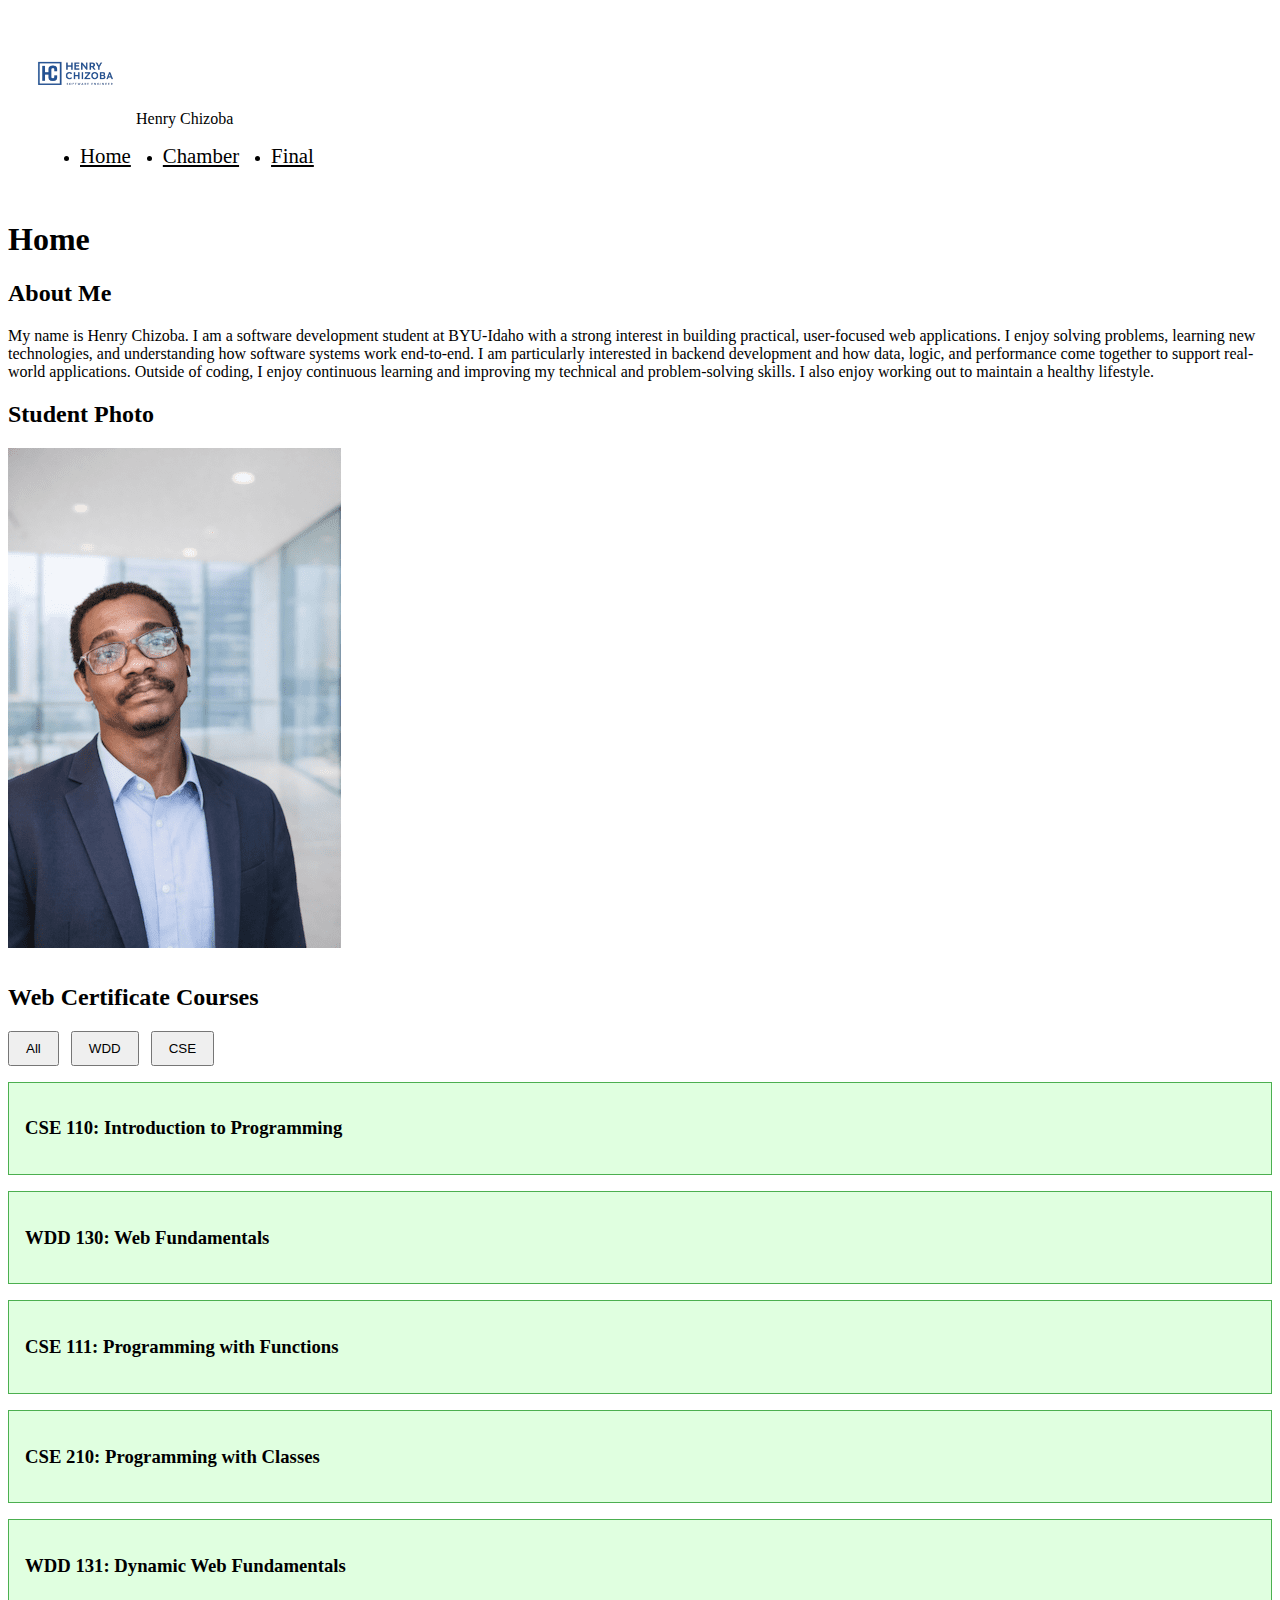
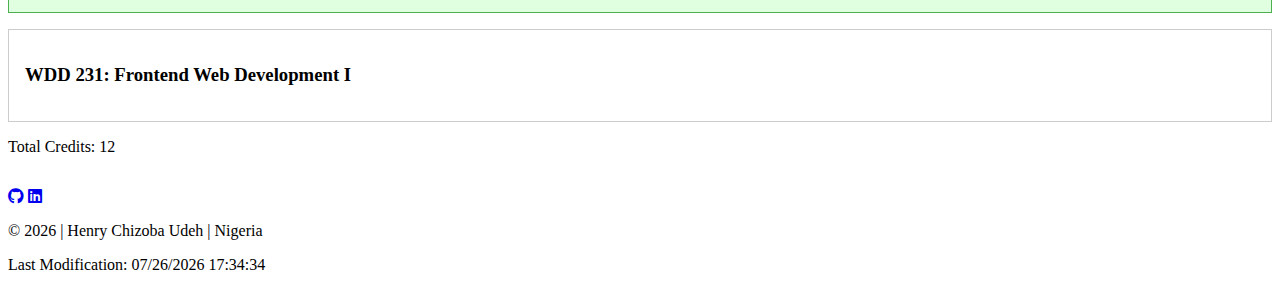
<file: index.html>
<!DOCTYPE html>
<html lang="en">
  <head>
    <meta charset="UTF-8" />
    <meta name="viewport" content="width=device-width, initial-scale=1.0" />
    <meta name="author" content="Henry Udeh" />
    <meta
      name="description"
      content="WDD 231: Web Frontend Development I - Week 01 Assignment by Henry Chizoba Udeh"
    />
    <title>WDD 231: Web Frontend Development I - Henry Chizoba Udeh</title>

    <link rel="stylesheet" href="styles/small.css" />
    <link rel="stylesheet" href="styles/larger.css" />

    <link rel="preconnect" href="https://fonts.googleapis.com" />
    <link rel="preconnect" href="https://fonts.gstatic.com" crossorigin />
    <link
      href="https://fonts.googleapis.com/css2?family=Poppins:wght@500;700&family=Roboto:wght@400;500&display=swap"
      rel="stylesheet"
    />

    <link
      rel="stylesheet"
      href="https://cdnjs.cloudflare.com/ajax/libs/font-awesome/6.4.0/css/all.min.css"
    />
    <script src="scripts/navigation.js" defer></script>
    <script src="scripts/course.js" defer></script>
    <script src="scripts/date.js" defer></script>
  </head>
  <body>
    <header>
      <!-- Logo -->
      <img src="images/henry-chizoba-logo.png" alt="Site Logo" class="logo" />

      <!-- Site Name -->
      <span class="site-name">Henry Chizoba</span>

      <!-- Hamburger Menu Button -->
      <button id="menu-button" aria-label="Toggle Navigation">
        <img
          src="images/navigation-bar.png"
          alt="Navigation Menu"
          width="40"
          height="50"
          loading="lazy"
          class="open-icon"
        />
        <img
          src="images/close.png"
          alt="Close Menu"
          width="35"
          height="35"
          loading="lazy"
          class="close-icon"
        />
      </button>

      <nav>
        <ul>
          <li><a href="index.html">Home</a></li>
          <li><a href="chamber.html">Chamber</a></li>
          <li><a href="final.html">Final</a></li>
        </ul>
      </nav>
    </header>

    <main>
      <h1>Home</h1>

      <section id="about-me" class="section-header">
        <h2>About Me</h2>
        <p>
          My name is Henry Chizoba. I am a software development student at
          BYU-Idaho with a strong interest in building practical, user-focused
          web applications. I enjoy solving problems, learning new technologies,
          and understanding how software systems work end-to-end. I am
          particularly interested in backend development and how data, logic,
          and performance come together to support real-world applications.
          Outside of coding, I enjoy continuous learning and improving my
          technical and problem-solving skills. I also enjoy working out to
          maintain a healthy lifestyle.
        </p>
      </section>

      <section id="student-photo" class="section-header">
        <h2>Student Photo</h2>
        <img src="images/henry-chizoba.png" alt="Student Photo" />
      </section>

      <section id="courses" class="section-header">
        <h2>Web Certificate Courses</h2>

        <div class="">
          <!-- Filter buttons -->
          <div id="filters">
            <button id="all">All</button>
            <button id="wdd">WDD</button>
            <button id="cse">CSE</button>
          </div>

          <!-- Course list will be injected here via JS -->
          <div id="course-list"></div>

          <!-- Credits will be injected here via JS -->
          <div id="credits"></div>
        </div>
      </section>
    </main>

    <footer>
      <div class="social-links">
        <a href="https://github.com/hengage" target="_blank" aria-label="GitHub"
          ><i class="fab fa-github"></i
        ></a>
        <a href="https://linkedin.com/in/henrychizoba" target="_blank"
          ><i class="fab fa-linkedin"></i
        ></a>
      </div>
      <p>
        &copy; <span id="currentyear"></span> | Henry Chizoba Udeh | Nigeria
      </p>
      <p>Last Modification: <span id="last-modified"></span></p>
    </footer>
  </body>
</html>
</file>
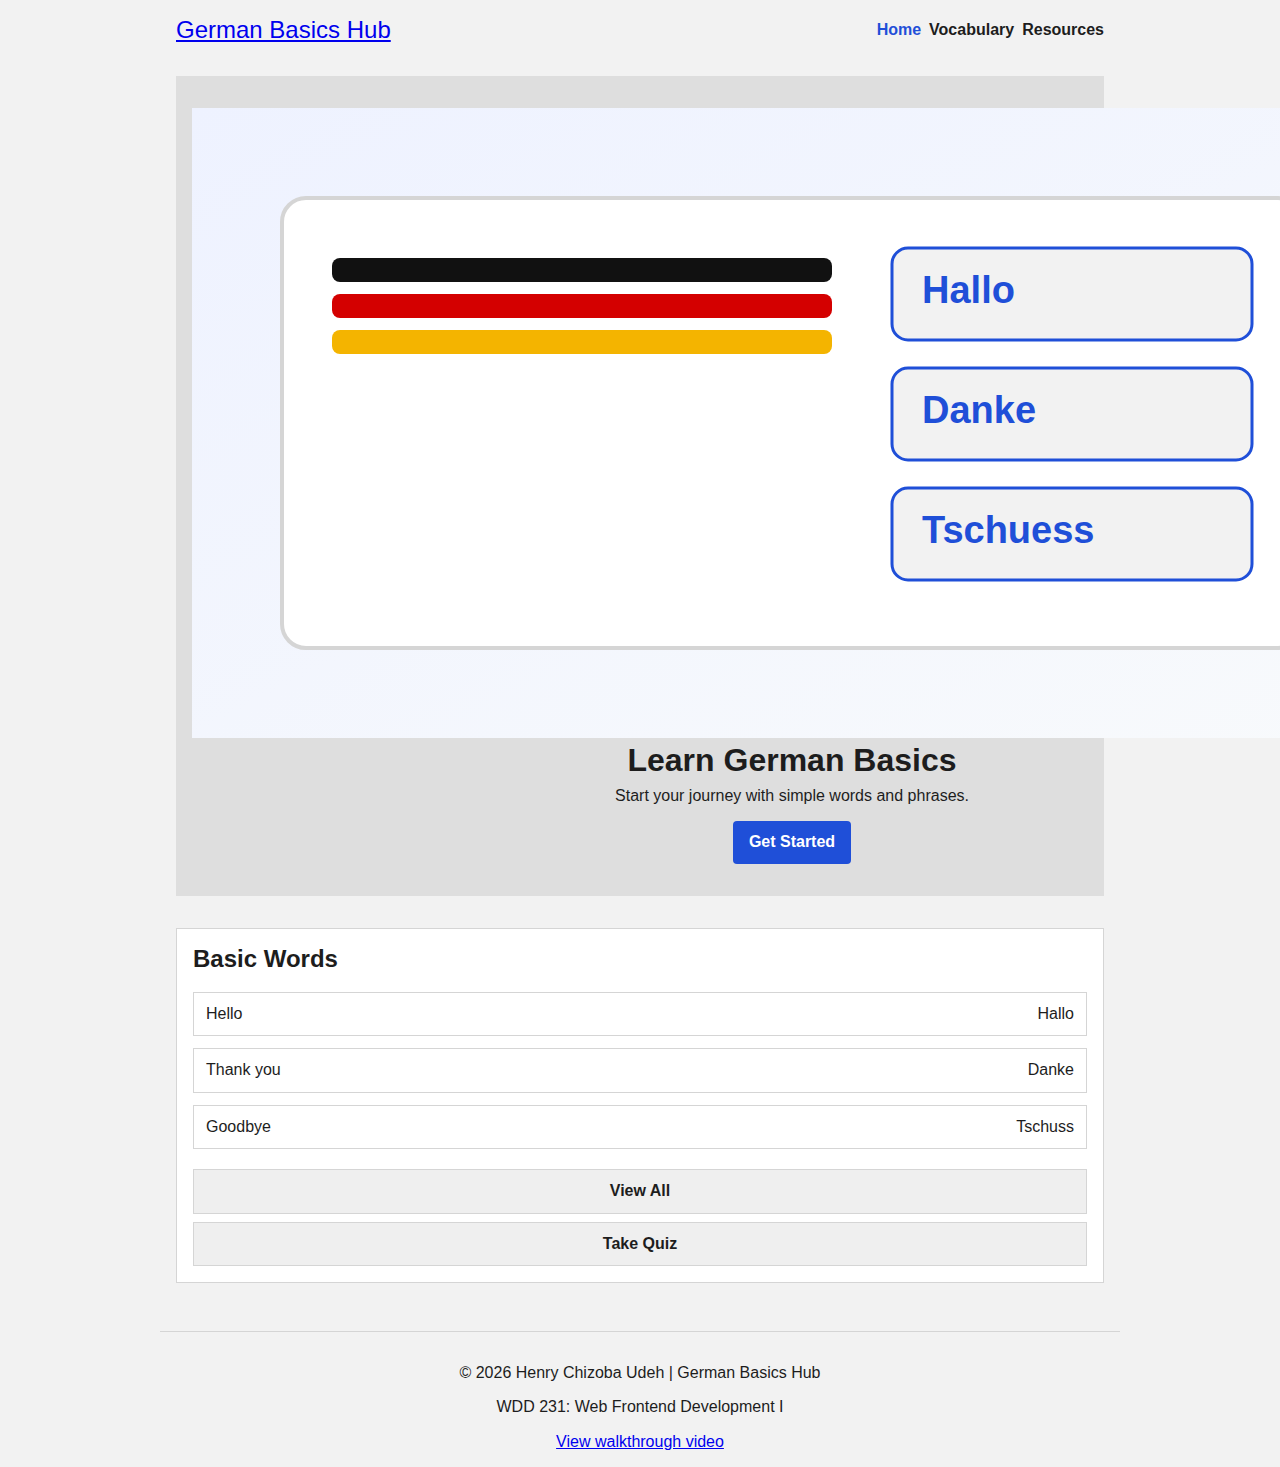
<file: final-project/index.html>
<!DOCTYPE html>
<html lang="en">
  <head>
    <meta charset="UTF-8" />
    <meta name="viewport" content="width=device-width, initial-scale=1.0" />
    <meta name="author" content="Henry Chizoba Udeh" />
    <meta
      name="description"
      content="German Basics Hub home page with beginner-friendly German learning introduction, core words preview, and starter resources."
    />

    <meta property="og:title" content="German Basics Hub | Home" />
    <meta
      property="og:description"
      content="Start learning German with beginner-friendly basics, simple vocabulary, and practical next steps."
    />
    <meta property="og:type" content="website" />
    <meta
      property="og:url"
      content="https://hengage.github.io/wdd231/final-project/index.html"
    />
    <meta
      property="og:image"
      content="https://hengage.github.io/wdd231/final-project/images/og-image.png"
    />

    <meta name="twitter:card" content="summary_large_image" />
    <meta name="twitter:title" content="German Basics Hub | Home" />
    <meta
      name="twitter:description"
      content="Start learning German with beginner-friendly basics, simple vocabulary, and practical next steps."
    />
    <meta
      name="twitter:image"
      content="https://hengage.github.io/wdd231/final-project/images/og-image.png"
    />

    <title>German Basics Hub | Home</title>
    <link rel="icon" href="images/favicon.ico" />

    <link rel="preconnect" href="https://fonts.googleapis.com" />
    <link rel="preconnect" href="https://fonts.gstatic.com" crossorigin />
    <link
      href="https://fonts.googleapis.com/css2?family=Poppins:wght@500;700&family=Roboto:wght@400;500&display=swap"
      rel="stylesheet"
    />

    <link rel="stylesheet" href="styles/normalize.css" />
    <link rel="stylesheet" href="styles/base.css" />
    <link rel="stylesheet" href="styles/large.css" />
    <script src="scripts/navigation.mjs" type="module"></script>
  </head>
  <body>
    <header>
      <a class="site-title" href="index.html">German Basics Hub</a>
      <button
        id="menu-button"
        class="menu-button"
        type="button"
        aria-expanded="false"
        aria-controls="primary-nav"
        aria-label="Toggle navigation"
      >
        <span class="menu-icon" aria-hidden="true">&#9776;</span>
        <span class="menu-close" aria-hidden="true">&times;</span>
        <span class="menu-label">Toggle navigation</span>
      </button>
      <nav id="primary-nav" class="primary-nav" aria-label="Primary">
        <ul>
          <li><a href="index.html" data-page="home">Home</a></li>
          <li><a href="vocabulary.html" data-page="vocabulary">Vocabulary</a></li>
          <li><a href="resources.html" data-page="resources">Resources</a></li>
        </ul>
      </nav>
    </header>

    <main>
      <section class="hero" aria-label="Introduction">
        <div>
          <img
            src="images/hero-german-basics.svg"
            alt="German learning visual with beginner vocabulary cards"
            width="1200"
            height="630"
            loading="eager"
          />
          <h1>Learn German Basics</h1>
          <p>Start your journey with simple words and phrases.</p>
          <a class="cta" href="vocabulary.html">Get Started</a>
        </div>
      </section>

      <section class="words" aria-label="Basic words preview">
        <h2>Basic Words</h2>
        <div class="word-row"><span>Hello</span><span>Hallo</span></div>
        <div class="word-row"><span>Thank you</span><span>Danke</span></div>
        <div class="word-row"><span>Goodbye</span><span>Tschuss</span></div>
        <a class="view-all" href="vocabulary.html">View All</a>
        <a class="view-all" href="quiz.html">Take Quiz</a>
      </section>
    </main>

    <footer>
      <div class="footer-info">
        <p>&copy; 2026 Henry Chizoba Udeh | German Basics Hub</p>
        <p>WDD 231: Web Frontend Development I</p>
      </div>
      <a
        class="video-link"
        href="https://drive.google.com/file/d/1_IMyU0jUneCAzVO_pp8OnDFhsDU4-0EF/view?usp=sharing"
        target="_blank"
        rel="noopener noreferrer"
        >View walkthrough video</a
      >
    </footer>
  </body>
</html>
</file>
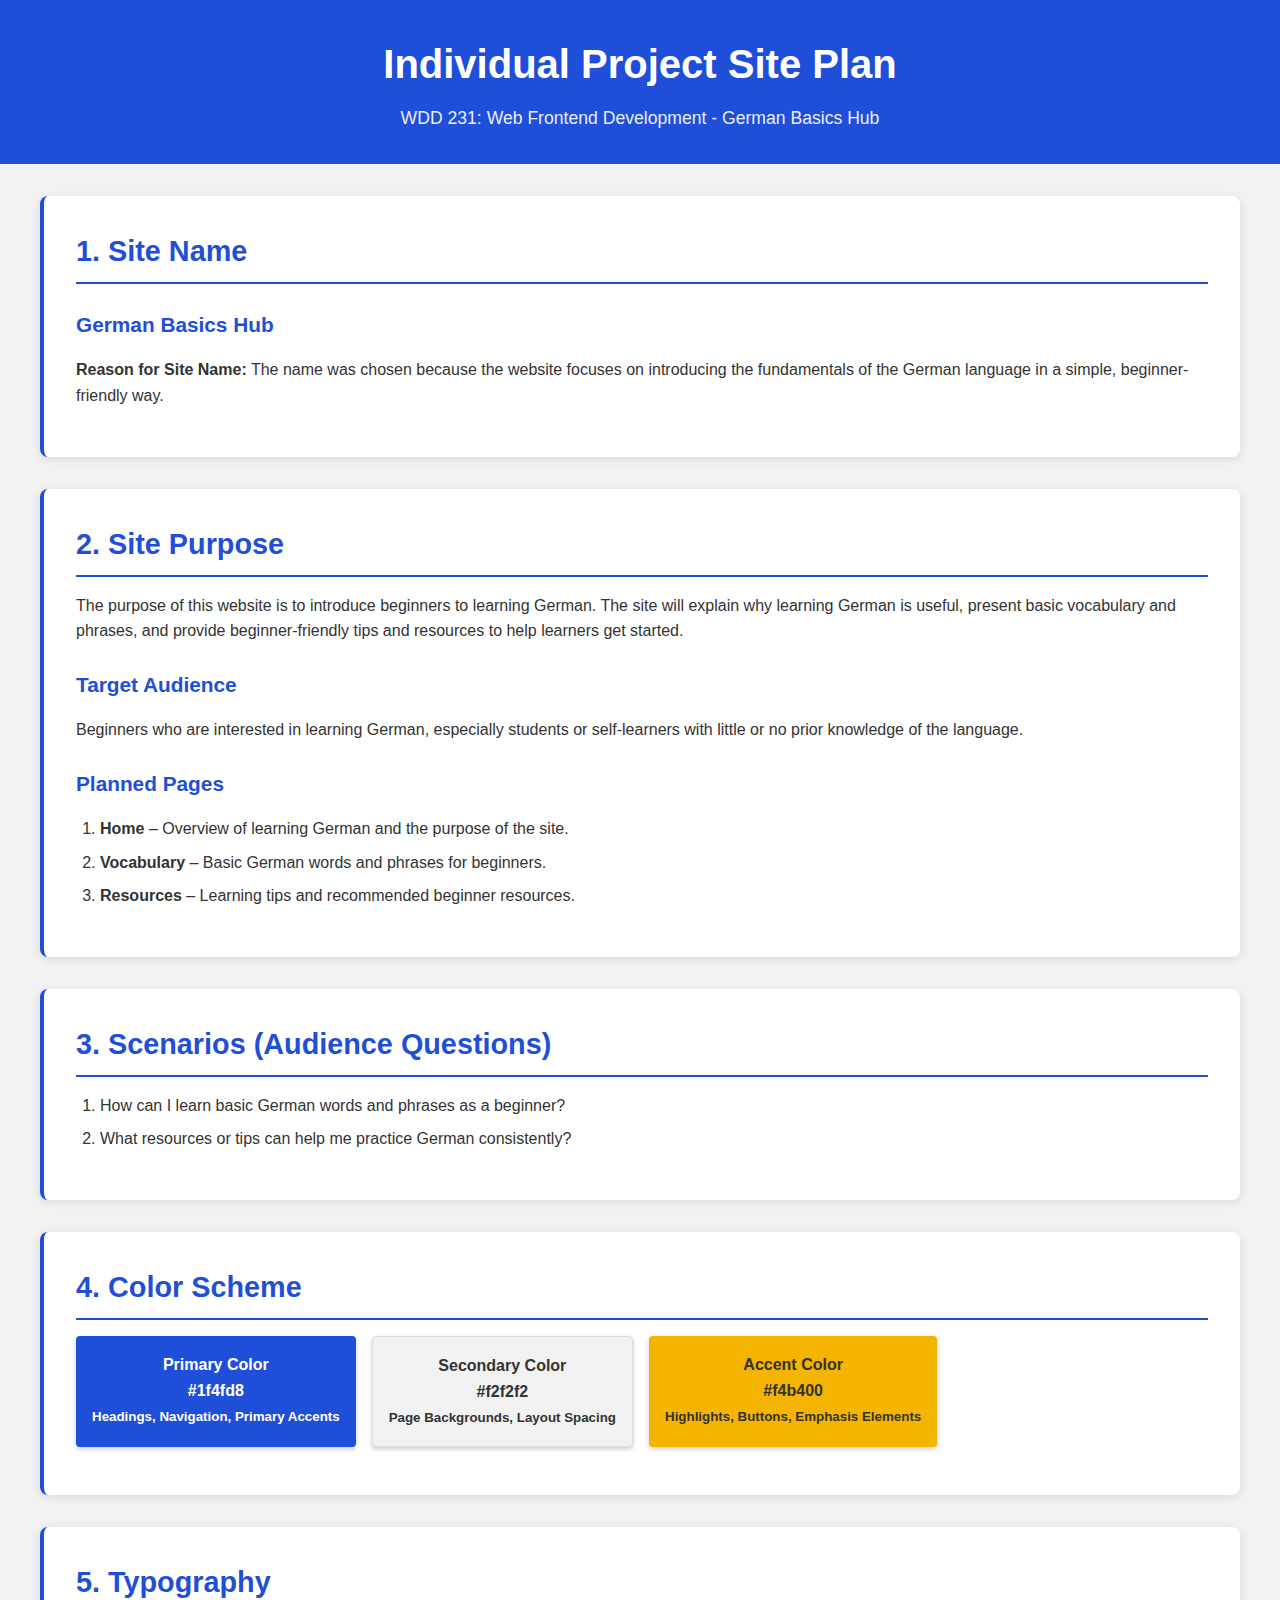
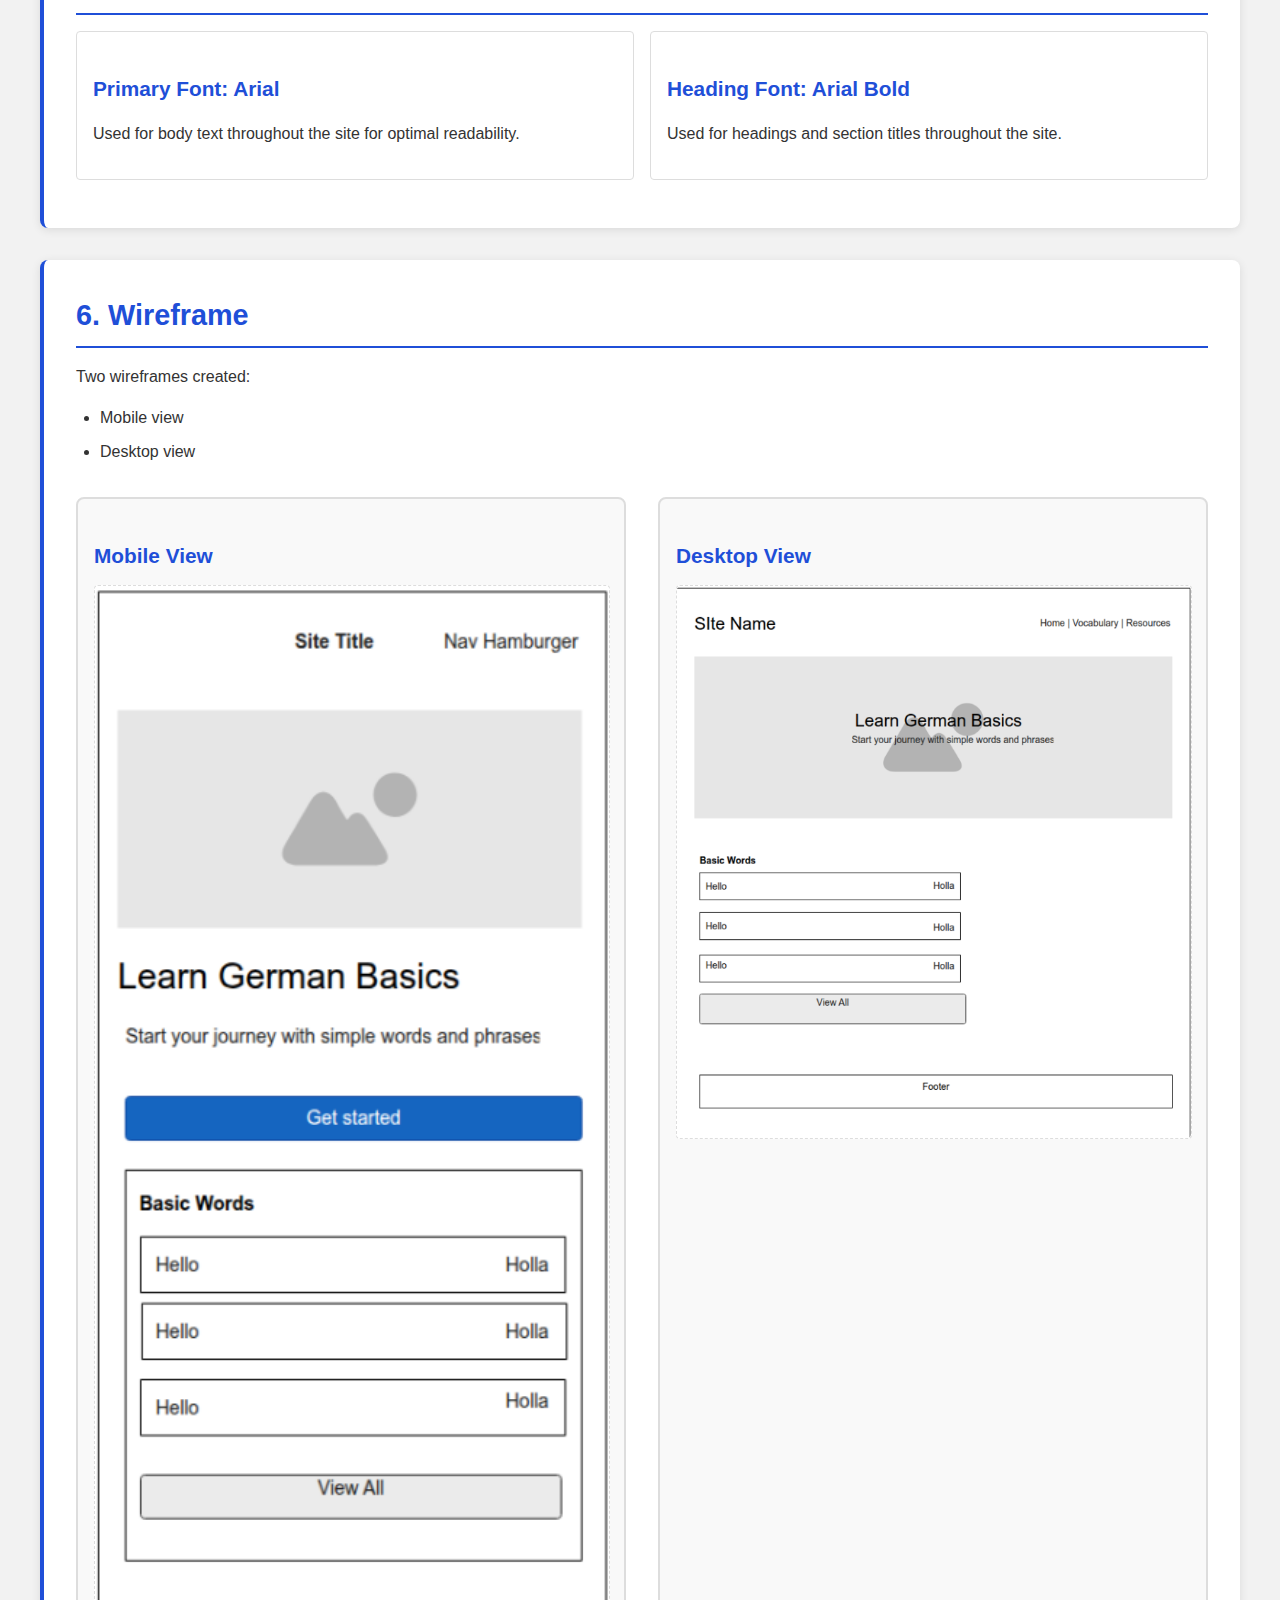
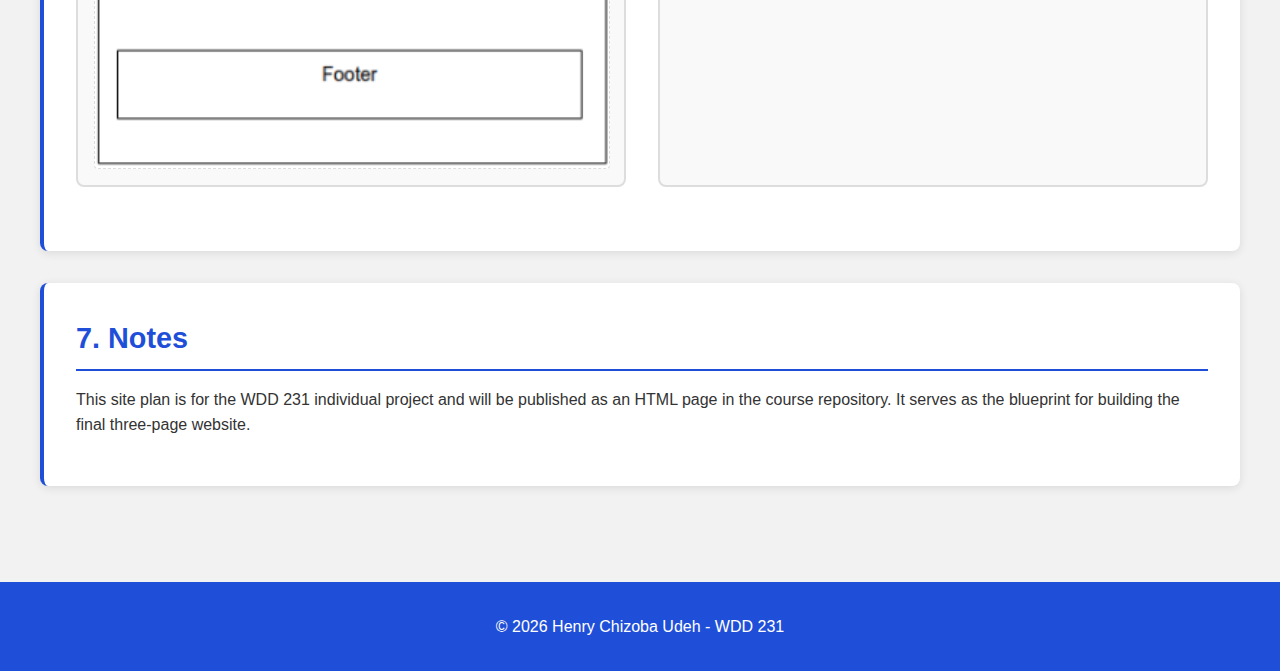
<file: site-plan/index.html>
<!DOCTYPE html>
<html lang="en">
  <head>
    <meta charset="UTF-8" />
    <meta name="viewport" content="width=device-width, initial-scale=1.0" />
    <meta
      name="description"
      content="Individual Project Site Plan for WDD 231"
    />
    <meta name="author" content="Henry Chizoba Udeh" />
    <title>Site Plan | German Basics Hub</title>

    <!-- Preconnect to external domains -->
    <link rel="preconnect" href="https://fonts.googleapis.com" />
    <link rel="preconnect" href="https://fonts.gstatic.com" crossorigin />

    <!-- Google Fonts -->
    <link
      rel="stylesheet"
      href="https://fonts.googleapis.com/css2?family=Poppins:wght@400;500;600;700&family=Roboto:wght@400;500;700&display=swap"
    />

    <!-- Local Stylesheets -->
    <link rel="stylesheet" href="styles/styles.css" />
  </head>
  <body>
    <header>
      <h1>Individual Project Site Plan</h1>
      <p>WDD 231: Web Frontend Development - German Basics Hub</p>
    </header>

    <main>
      <section id="site-name">
        <h2>1. Site Name</h2>
        <h3>German Basics Hub</h3>
        <p>
          <strong>Reason for Site Name:</strong> The name was chosen because the
          website focuses on introducing the fundamentals of the German language
          in a simple, beginner-friendly way.
        </p>
      </section>

      <section id="site-purpose">
        <h2>2. Site Purpose</h2>
        <p>
          The purpose of this website is to introduce beginners to learning
          German. The site will explain why learning German is useful, present
          basic vocabulary and phrases, and provide beginner-friendly tips and
          resources to help learners get started.
        </p>

        <h3>Target Audience</h3>
        <p>
          Beginners who are interested in learning German, especially students
          or self-learners with little or no prior knowledge of the language.
        </p>

        <h3>Planned Pages</h3>
        <ol>
          <li>
            <strong>Home</strong> – Overview of learning German and the purpose
            of the site.
          </li>
          <li>
            <strong>Vocabulary</strong> – Basic German words and phrases for
            beginners.
          </li>
          <li>
            <strong>Resources</strong> – Learning tips and recommended beginner
            resources.
          </li>
        </ol>
      </section>

      <section id="scenarios">
        <h2>3. Scenarios (Audience Questions)</h2>
        <ol>
          <li>How can I learn basic German words and phrases as a beginner?</li>
          <li>
            What resources or tips can help me practice German consistently?
          </li>
        </ol>
      </section>

      <section id="color-scheme">
        <h2>4. Color Scheme</h2>
        <div class="color-samples">
          <div class="color-sample primary-sample">
            <strong>Primary Color</strong><br />
            #1f4fd8<br />
            <small>Headings, Navigation, Primary Accents</small>
          </div>
          <div class="color-sample secondary-sample">
            <strong>Secondary Color</strong><br />
            #f2f2f2<br />
            <small>Page Backgrounds, Layout Spacing</small>
          </div>
          <div class="color-sample accent-sample">
            <strong>Accent Color</strong><br />
            #f4b400<br />
            <small>Highlights, Buttons, Emphasis Elements</small>
          </div>
        </div>
      </section>

      <section id="typography">
        <h2>5. Typography</h2>
        <div class="font-samples">
          <div class="font-sample">
            <h3>Primary Font: Arial</h3>
            <p>
              Used for body text throughout the site for optimal readability.
            </p>
          </div>
          <div class="font-sample">
            <h3>Heading Font: Arial Bold</h3>
            <p>Used for headings and section titles throughout the site.</p>
          </div>
        </div>
      </section>

      <section id="wireframe">
        <h2>6. Wireframe</h2>
        <p>Two wireframes created:</p>
        <ul>
          <li>Mobile view</li>
          <li>Desktop view</li>
        </ul>

        <div class="wireframe-container">
          <div class="wireframe">
            <h3>Mobile View</h3>
            <div class="wireframe-placeholder">
              <img
                src="images/wireframe-mobile.png"
                alt="Mobile Wireframe"
                class="wireframe-image"
              />
            </div>
          </div>

          <div class="wireframe">
            <h3>Desktop View</h3>
            <div class="wireframe-placeholder">
              <img
                src="images/wireframe-desktop.png"
                alt="Desktop Wireframe"
                class="wireframe-image"
              />
            </div>
          </div>
        </div>
      </section>

      <section id="notes">
        <h2>7. Notes</h2>
        <p>
          This site plan is for the WDD 231 individual project and will be
          published as an HTML page in the course repository. It serves as the
          blueprint for building the final three-page website.
        </p>
      </section>
    </main>

    <footer>
      <p>&copy; 2026 Henry Chizoba Udeh - WDD 231</p>
    </footer>
  </body>
</html>
</file>
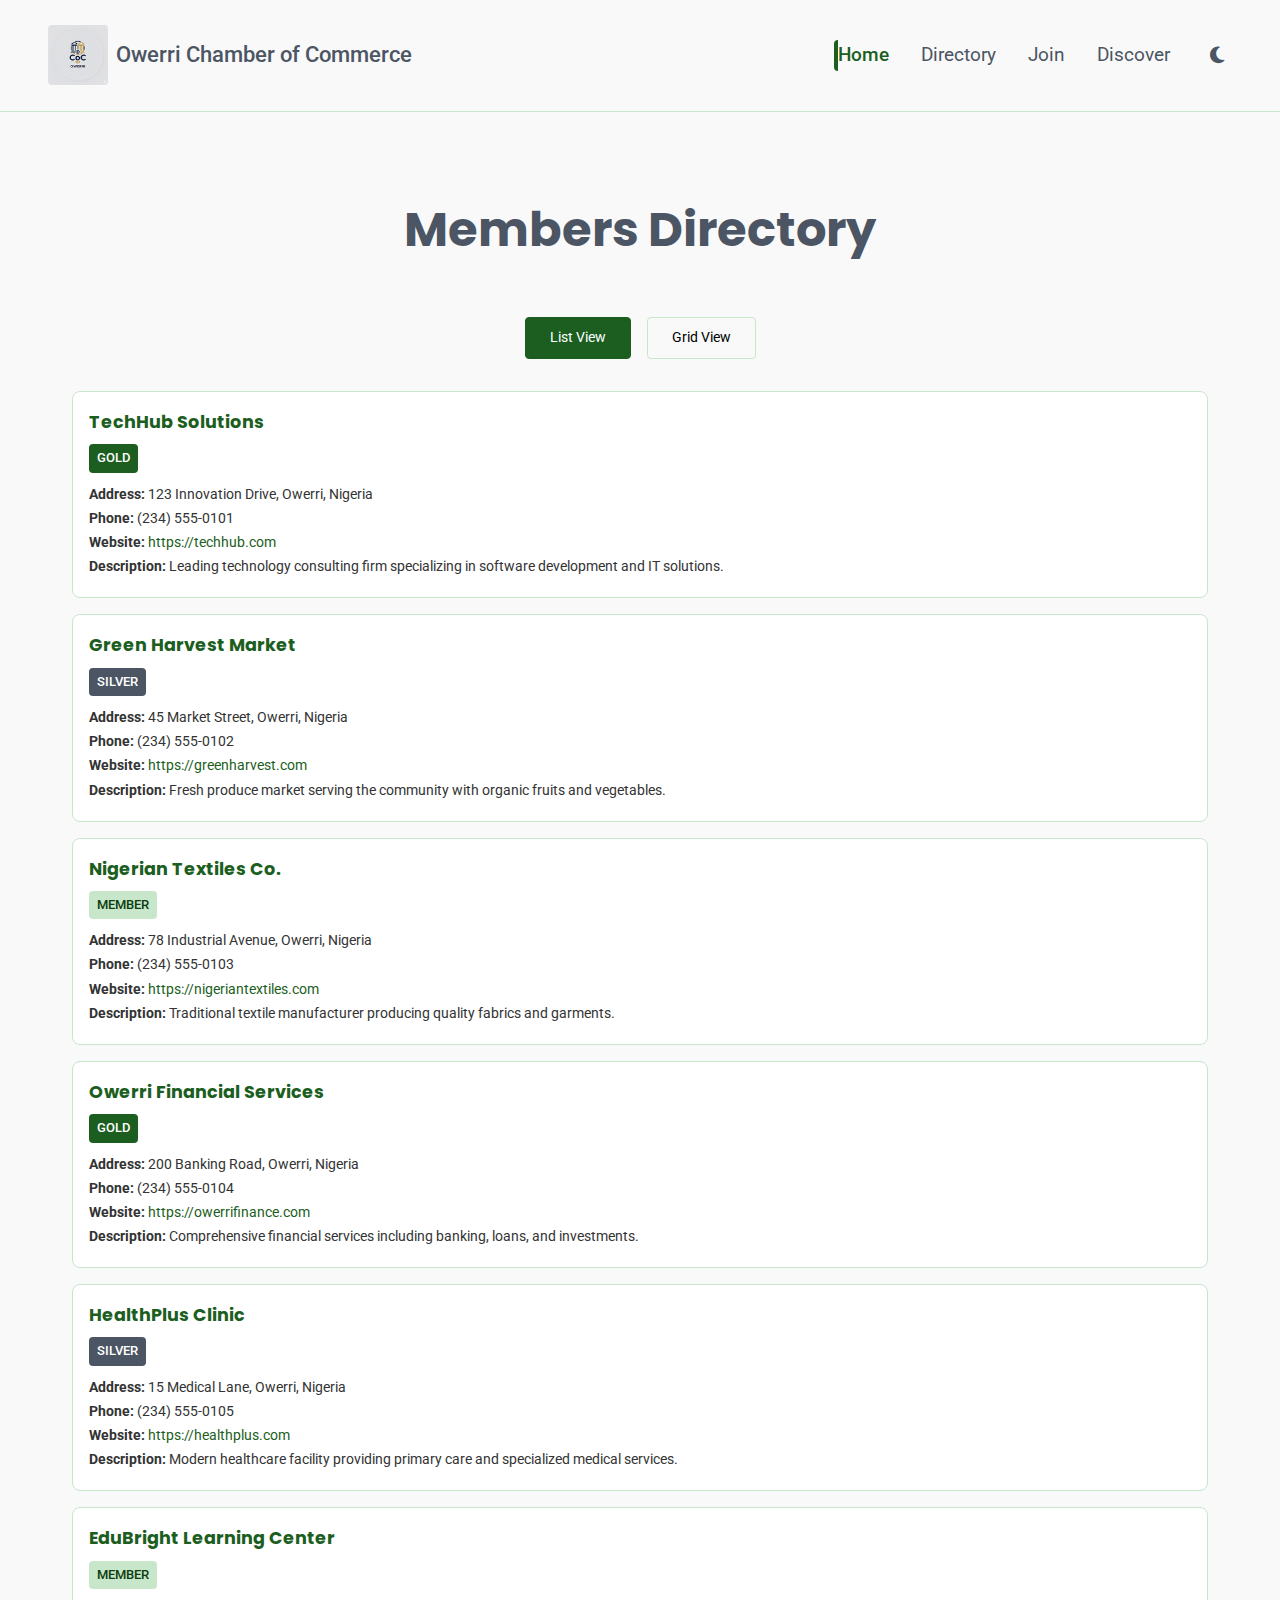
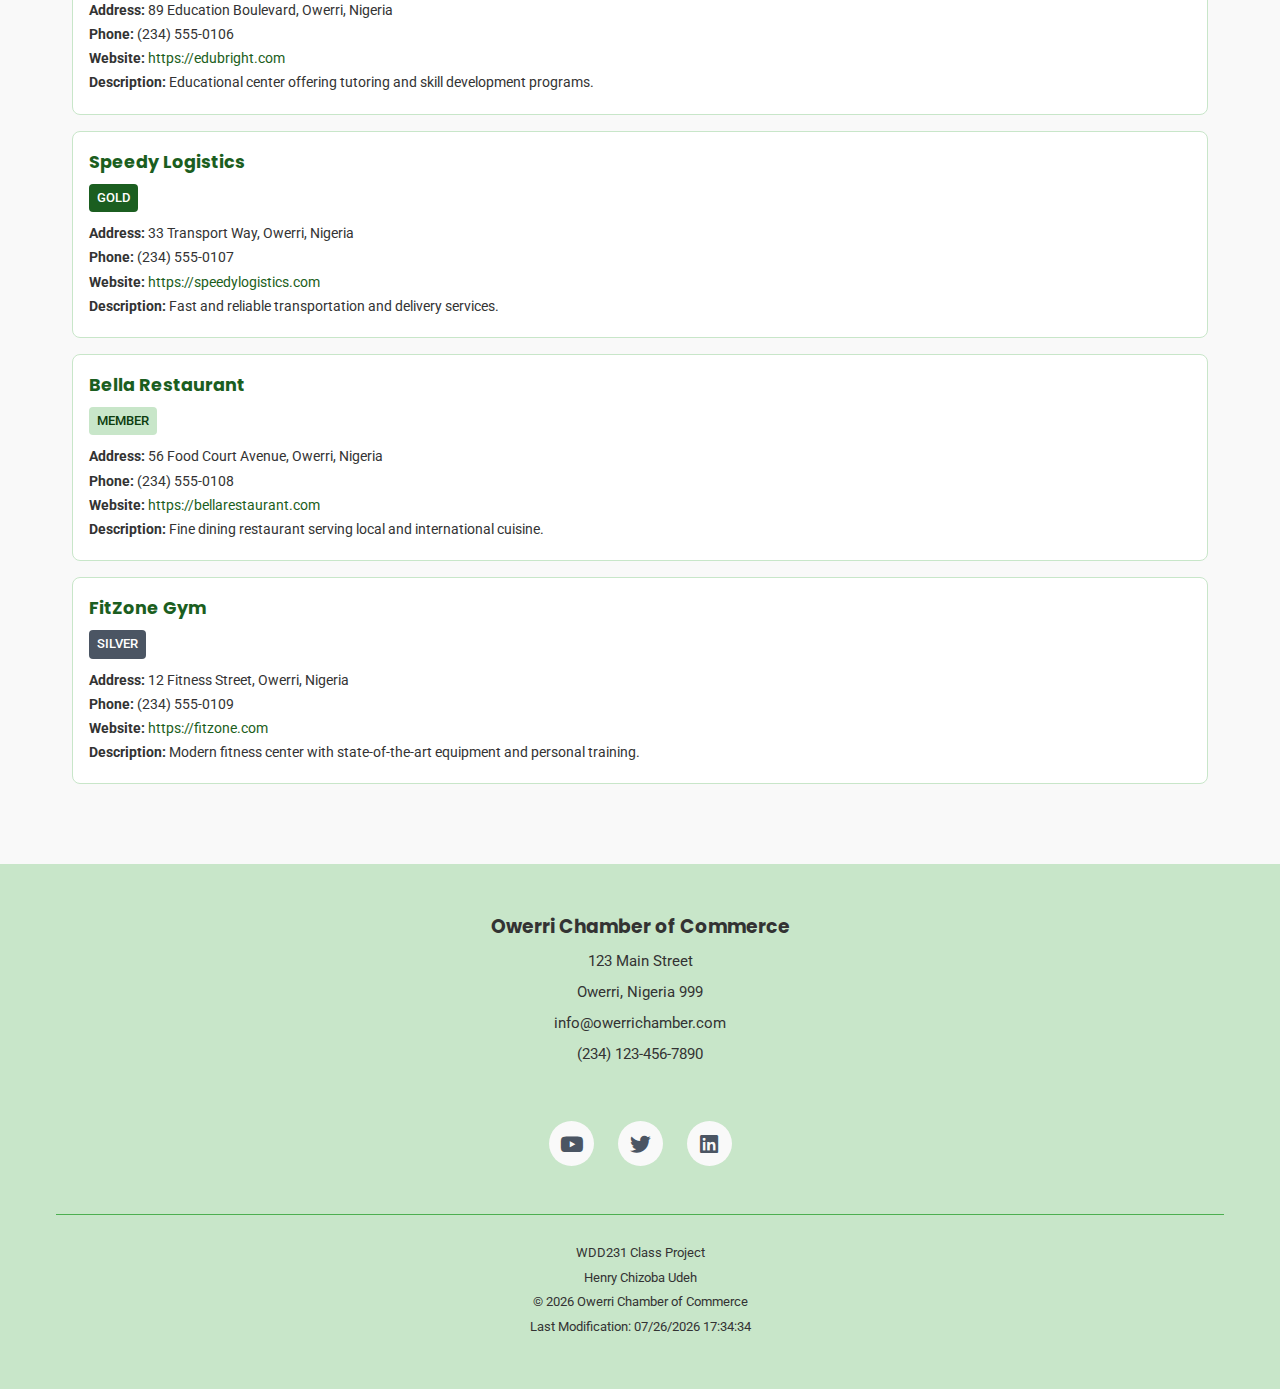
<file: chamber/directory.html>
<!DOCTYPE html>
<html lang="en">
  <head>
    <meta charset="UTF-8" />
    <meta name="viewport" content="width=device-width, initial-scale=1.0" />
    <meta
      property="og:description"
      content="WDD 231: Web Frontend Development I - Week 02 Chamber Of Commerce by Henry Chizoba Udeh"
    />
    <meta property="og:image" content="images/henry-chizoba-logo.png" />
    <meta property="og:locale" content="en_US" />
    <meta
      property="og:url"
      content="https://hengage.github.io/wdd231/chamber/directory.html"
    />
    <title>Chamber Of Commerce</title>
    <link rel="icon" href="images/favicon.png" />

    <link rel="preconnect" href="https://fonts.googleapis.com" />
    <link rel="preconnect" href="https://fonts.gstatic.com" crossorigin />
    <link
      href="https://fonts.googleapis.com/css2?family=Poppins:wght@500;700&family=Roboto:wght@400;500&display=swap"
      rel="stylesheet"
    />

    <link
      rel="stylesheet"
      href="https://cdnjs.cloudflare.com/ajax/libs/font-awesome/6.4.0/css/all.min.css"
    />

    <!-- CSS Files -->
    <link rel="stylesheet" href="normalize.css" />
    <link rel="stylesheet" href="styles/small.css" />
    <link rel="stylesheet" href="styles/larger.css" />
  </head>
  <body>
    <header>
      <div class="header-container">
        <div class="logo-section">
          <img
            src="images/favicon.png"
            alt="Owerri Chamber of Commerce"
            class="logo"
          />
          <span class="site-name">Owerri Chamber of Commerce</span>
        </div>

        <div class="nav-theme-container">
          <button id="menu-button" aria-label="Toggle Navigation">
            <i class="fas fa-bars"></i>
          </button>

          <nav>
            <ul>
              <li><a href="index.html" class="active">Home</a></li>
              <li><a href="directory.html">Directory</a></li>
              <li><a href="join.html">Join</a></li>
              <li><a href="discover.html">Discover</a></li>
            </ul>
          </nav>

          <button class="theme-toggle" aria-label="Toggle dark mode">
            <i class="fas fa-moon"></i>
          </button>
        </div>
      </div>
    </header>

    <main>
      <h1>Members Directory</h1>

      <div class="view-toggle">
        <button id="list-view" class="active">List View</button>
        <button id="grid-view">Grid View</button>
      </div>

      <div id="members-container" class="members-container">
        <!-- Members will be loaded here by JavaScript -->
      </div>
    </main>

    <footer>
      <div class="footer-container">
        <div class="contact-info">
          <h3>Owerri Chamber of Commerce</h3>
          <p>123 Main Street</p>
          <p>Owerri, Nigeria 999</p>
          <p>info@owerrichamber.com</p>
          <p>(234) 123-456-7890</p>
        </div>

        <div class="social-links">
          <a href="https://youtube.com" target="_blank" aria-label="YouTube">
            <i class="fab fa-youtube"></i>
          </a>
          <a href="https://twitter.com" target="_blank" aria-label="Twitter">
            <i class="fab fa-twitter"></i>
          </a>
          <a
            href="https://linkedin.com/in/henrychizoba"
            target="_blank"
            aria-label="LinkedIn"
          >
            <i class="fab fa-linkedin"></i>
          </a>
        </div>

        <div class="project-info">
          <p>WDD231 Class Project</p>
          <p>Henry Chizoba Udeh</p>
          <p>
            &copy; <span id="currentyear"></span> Owerri Chamber of Commerce
          </p>
          <p>Last Modification: <span id="last-modified"></span></p>
        </div>
      </div>
    </footer>

    <script src="scripts/navigation.js" defer></script>
    <script src="scripts/members.js" defer></script>
    <script src="../scripts/date.js" defer></script>
  </body>
</html>
</file>
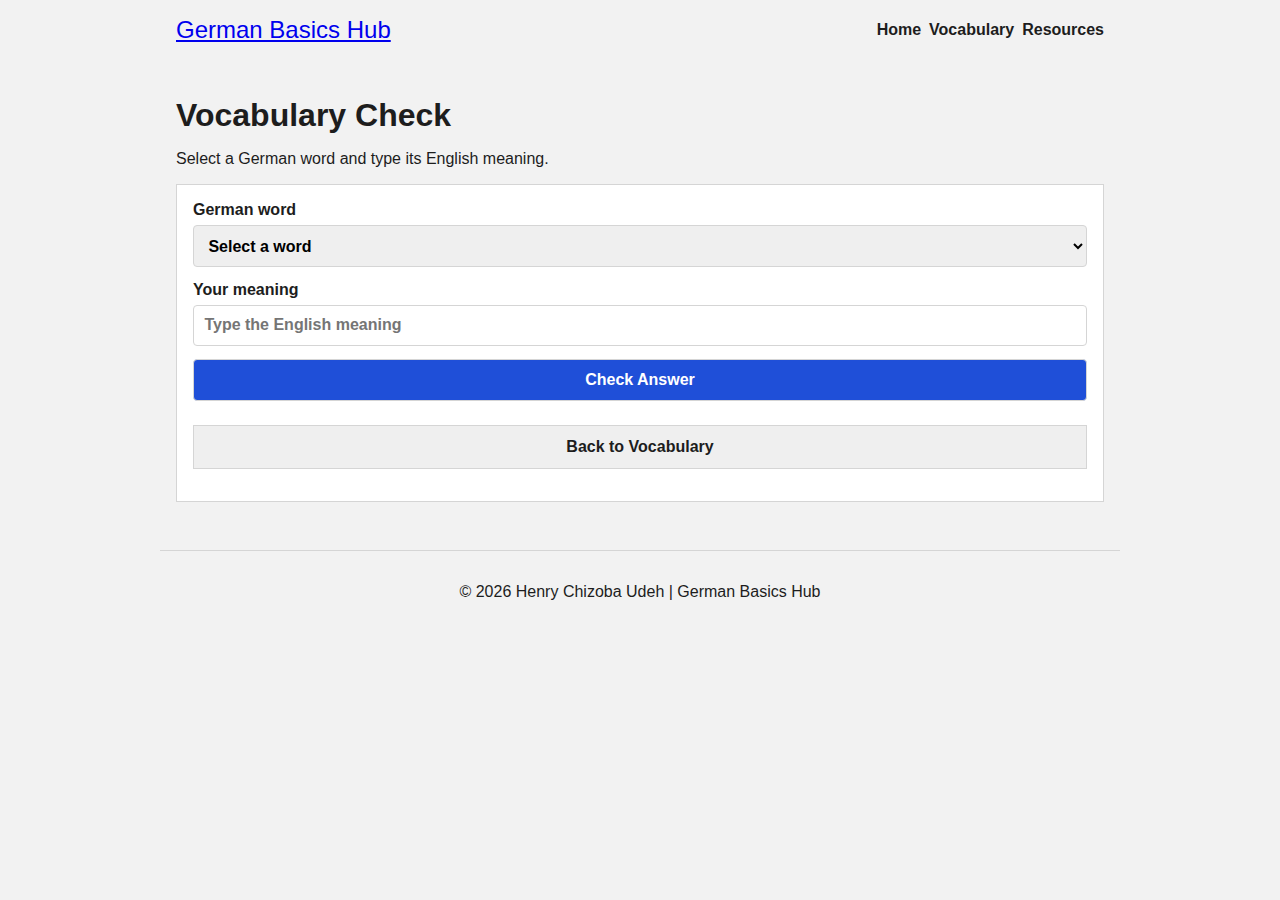
<file: final-project/quiz.html>
<!DOCTYPE html>
<html lang="en">
  <head>
    <meta charset="UTF-8" />
    <meta name="viewport" content="width=device-width, initial-scale=1.0" />
    <meta name="author" content="Henry Chizoba Udeh" />
    <meta
      name="description"
      content="Take a quick German vocabulary check by entering the meaning of a selected German word."
    />

    <meta property="og:title" content="German Basics Hub | Vocabulary Quiz" />
    <meta
      property="og:description"
      content="Test your beginner German vocabulary and check your answer instantly."
    />
    <meta property="og:type" content="website" />
    <meta
      property="og:url"
      content="https://hengage.github.io/wdd231/final-project/quiz.html"
    />
    <meta
      property="og:image"
      content="https://hengage.github.io/wdd231/final-project/images/og-image.png"
    />

    <meta name="twitter:card" content="summary_large_image" />
    <meta name="twitter:title" content="German Basics Hub | Vocabulary Quiz" />
    <meta
      name="twitter:description"
      content="Test your beginner German vocabulary and check your answer instantly."
    />
    <meta
      name="twitter:image"
      content="https://hengage.github.io/wdd231/final-project/images/og-image.png"
    />

    <title>German Basics Hub | Vocabulary Quiz</title>
    <link rel="icon" href="images/favicon.ico" />

    <link rel="preconnect" href="https://fonts.googleapis.com" />
    <link rel="preconnect" href="https://fonts.gstatic.com" crossorigin />
    <link
      href="https://fonts.googleapis.com/css2?family=Poppins:wght@500;700&family=Roboto:wght@400;500&display=swap"
      rel="stylesheet"
    />

    <link rel="stylesheet" href="styles/normalize.css" />
    <link rel="stylesheet" href="styles/base.css" />
    <link rel="stylesheet" href="styles/large.css" />
    <script src="scripts/navigation.mjs" type="module"></script>
    <script src="scripts/quiz.mjs" type="module"></script>
  </head>
  <body>
    <header>
      <a class="site-title" href="index.html">German Basics Hub</a>
      <button
        id="menu-button"
        class="menu-button"
        type="button"
        aria-expanded="false"
        aria-controls="primary-nav"
        aria-label="Toggle navigation"
      >
        <span class="menu-icon" aria-hidden="true">&#9776;</span>
        <span class="menu-close" aria-hidden="true">&times;</span>
        <span class="menu-label">Toggle navigation</span>
      </button>
      <nav id="primary-nav" class="primary-nav" aria-label="Primary">
        <ul>
          <li><a href="index.html" data-page="home">Home</a></li>
          <li><a href="vocabulary.html" data-page="vocabulary">Vocabulary</a></li>
          <li><a href="resources.html" data-page="resources">Resources</a></li>
        </ul>
      </nav>
    </header>

    <main>
      <section class="page-intro">
        <h1>Vocabulary Check</h1>
        <p>Select a German word and type its English meaning.</p>
      </section>

      <section class="quiz-card" aria-label="Vocabulary quiz form">
        <form action="result.html" method="get" class="quiz-form">
          <label for="germanWord">
            German word
            <select id="germanWord" name="germanWord" required>
              <option value="">Select a word</option>
            </select>
          </label>

          <label for="userMeaning">
            Your meaning
            <input
              id="userMeaning"
              name="userMeaning"
              type="text"
              placeholder="Type the English meaning"
              required
            />
          </label>

          <button type="submit">Check Answer</button>
        </form>
        <p>
          <a class="view-all" href="vocabulary.html">Back to Vocabulary</a>
        </p>
      </section>
    </main>

    <footer>
      <p>&copy; 2026 Henry Chizoba Udeh | German Basics Hub</p>
    </footer>
  </body>
</html>
</file>
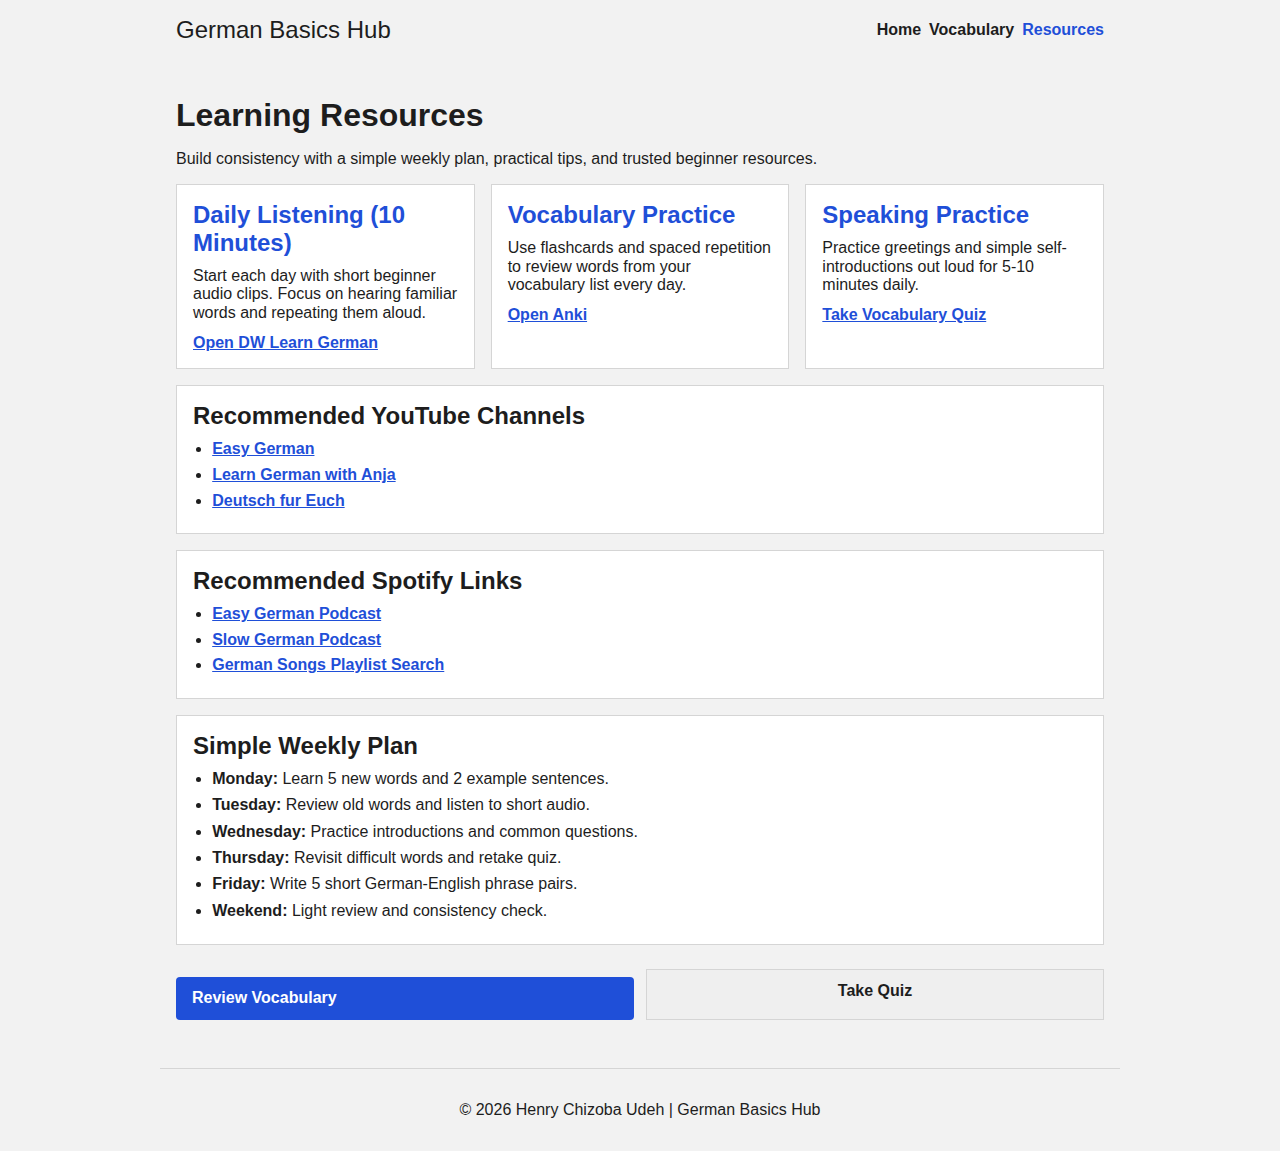
<file: final-project/resources.html>
<!DOCTYPE html>
<html lang="en">
  <head>
    <meta charset="UTF-8" />
    <meta name="viewport" content="width=device-width, initial-scale=1.0" />
    <meta name="author" content="Henry Chizoba Udeh" />
    <meta
      name="description"
      content="Find beginner-friendly German learning resources, daily practice tips, and a simple weekly study plan."
    />

    <meta property="og:title" content="German Basics Hub | Resources" />
    <meta
      property="og:description"
      content="Use practical resources and study methods to build consistency in learning German."
    />
    <meta property="og:type" content="website" />
    <meta
      property="og:url"
      content="https://hengage.github.io/wdd231/final-project/resources.html"
    />
    <meta
      property="og:image"
      content="https://hengage.github.io/wdd231/final-project/images/og-image.png"
    />

    <meta name="twitter:card" content="summary_large_image" />
    <meta name="twitter:title" content="German Basics Hub | Resources" />
    <meta
      name="twitter:description"
      content="Use practical resources and study methods to build consistency in learning German."
    />
    <meta
      name="twitter:image"
      content="https://hengage.github.io/wdd231/final-project/images/og-image.png"
    />

    <title>German Basics Hub | Resources</title>
    <link rel="icon" href="images/favicon.ico" />

    <link rel="preconnect" href="https://fonts.googleapis.com" />
    <link rel="preconnect" href="https://fonts.gstatic.com" crossorigin />
    <link
      href="https://fonts.googleapis.com/css2?family=Poppins:wght@500;700&family=Roboto:wght@400;500&display=swap"
      rel="stylesheet"
    />

    <link rel="stylesheet" href="styles/normalize.css" />
    <link rel="stylesheet" href="styles/base.css" />
    <link rel="stylesheet" href="styles/large.css" />
    <script src="scripts/navigation.mjs" type="module"></script>
  </head>
  <body>
    <header>
      <p class="site-title">German Basics Hub</p>
      <button
        id="menu-button"
        class="menu-button"
        type="button"
        aria-expanded="false"
        aria-controls="primary-nav"
        aria-label="Toggle navigation"
      >
        <span class="menu-icon" aria-hidden="true">&#9776;</span>
        <span class="menu-close" aria-hidden="true">&times;</span>
        <span class="menu-label">Toggle navigation</span>
      </button>
      <nav id="primary-nav" class="primary-nav" aria-label="Primary">
        <ul>
          <li><a href="index.html" data-page="home">Home</a></li>
          <li><a href="vocabulary.html" data-page="vocabulary">Vocabulary</a></li>
          <li><a href="resources.html" data-page="resources">Resources</a></li>
        </ul>
      </nav>
    </header>

    <main>
      <section class="page-intro">
        <h1>Learning Resources</h1>
        <p>
          Build consistency with a simple weekly plan, practical tips, and
          trusted beginner resources.
        </p>
      </section>

      <section class="resource-grid" aria-label="Resource cards">
        <article class="resource-card">
          <h2>Daily Listening (10 Minutes)</h2>
          <p>
            Start each day with short beginner audio clips. Focus on hearing
            familiar words and repeating them aloud.
          </p>
          <a href="https://www.dw.com/en/learn-german/s-2469" target="_blank" rel="noopener noreferrer"
            >Open DW Learn German</a
          >
        </article>

        <article class="resource-card">
          <h2>Vocabulary Practice</h2>
          <p>
            Use flashcards and spaced repetition to review words from your
            vocabulary list every day.
          </p>
          <a href="https://apps.ankiweb.net/" target="_blank" rel="noopener noreferrer">Open Anki</a>
        </article>

        <article class="resource-card">
          <h2>Speaking Practice</h2>
          <p>
            Practice greetings and simple self-introductions out loud for 5-10
            minutes daily.
          </p>
          <a href="quiz.html">Take Vocabulary Quiz</a>
        </article>
      </section>

      <section class="yt-channels youtube-channels" aria-label="Recommended YouTube channels">
        <h2>Recommended YouTube Channels</h2>
        <ul>
          <li>
            <a href="https://youtube.com/easygerman" target="_blank" rel="noopener noreferrer"
              >Easy German</a
            >
          </li>
          <li>
            <a
              href="https://www.youtube.com/@learngermanwithanja"
              target="_blank"
              rel="noopener noreferrer"
              >Learn German with Anja</a
            >
          </li>
          <li>
            <a
              href="https://www.youtube.com/@deutschfuereuch"
              target="_blank"
              rel="noopener noreferrer"
              >Deutsch fur Euch</a
            >
          </li>
        </ul>
      </section>

      <section class="yt-channels spotify-channels" aria-label="Recommended Spotify links">
        <h2>Recommended Spotify Links</h2>
        <ul>
          <li>
            <a
              href="https://open.spotify.com/show/2rnCPyV8A9J80QtmGj2pAx"
              target="_blank"
              rel="noopener noreferrer"
              >Easy German Podcast</a
            >
          </li>
          <li>
            <a
              href="https://open.spotify.com/show/6m5hXx0y9UTvrYVc93RAzR"
              target="_blank"
              rel="noopener noreferrer"
              >Slow German Podcast</a
            >
          </li>
          <li>
            <a
              href="https://open.spotify.com/search/german%20songs"
              target="_blank"
              rel="noopener noreferrer"
              >German Songs Playlist Search</a
            >
          </li>
        </ul>
      </section>

      <section class="study-plan" aria-label="Weekly study plan">
        <h2>Simple Weekly Plan</h2>
        <ul>
          <li><strong>Monday:</strong> Learn 5 new words and 2 example sentences.</li>
          <li><strong>Tuesday:</strong> Review old words and listen to short audio.</li>
          <li><strong>Wednesday:</strong> Practice introductions and common questions.</li>
          <li><strong>Thursday:</strong> Revisit difficult words and retake quiz.</li>
          <li><strong>Friday:</strong> Write 5 short German-English phrase pairs.</li>
          <li><strong>Weekend:</strong> Light review and consistency check.</li>
        </ul>
      </section>

      <section class="next-step" aria-label="Next actions">
        <a class="cta" href="vocabulary.html">Review Vocabulary</a>
        <a class="view-all" href="quiz.html">Take Quiz</a>
      </section>
    </main>

    <footer>
      <p>&copy; 2026 Henry Chizoba Udeh | German Basics Hub</p>
    </footer>
  </body>
</html>
</file>
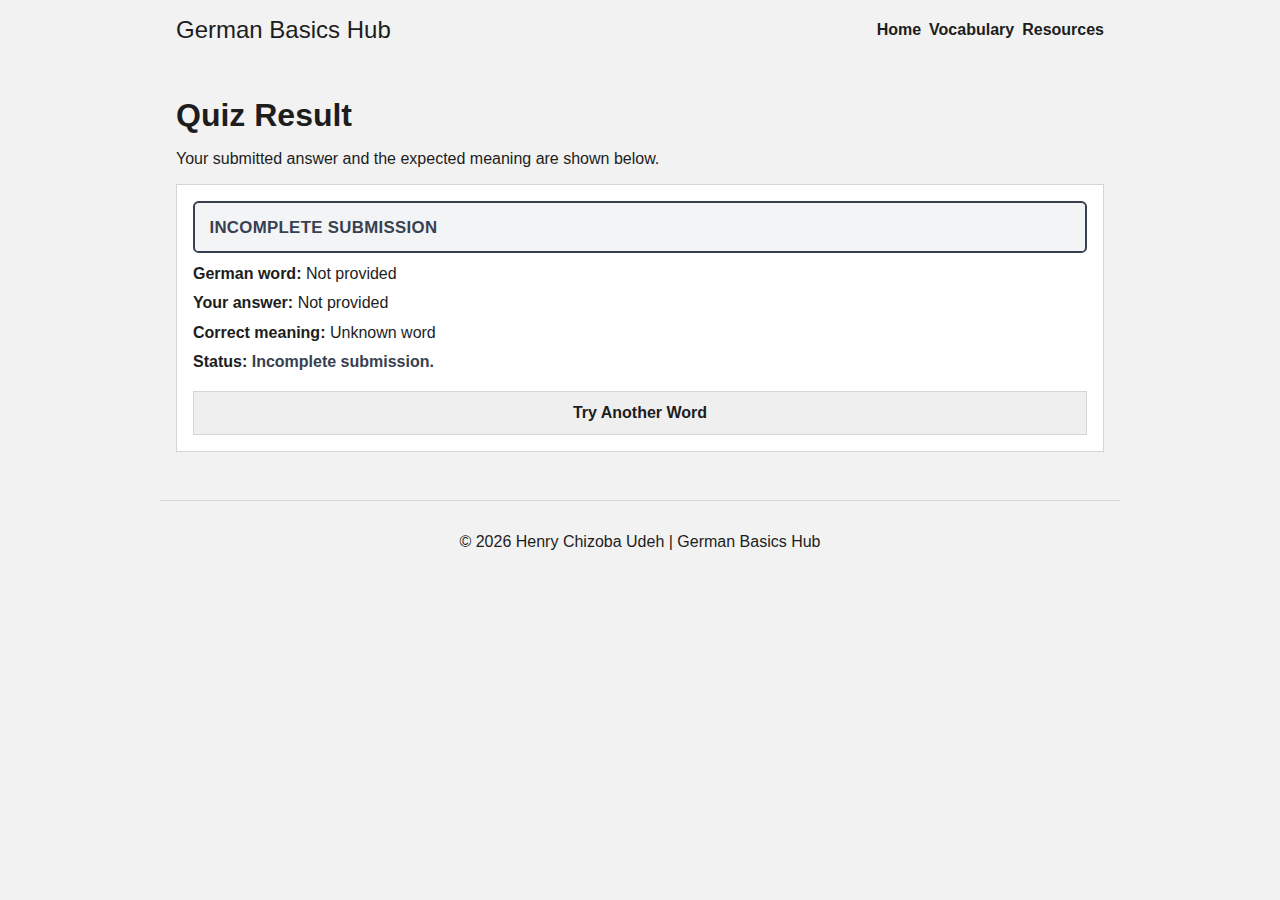
<file: final-project/result.html>
<!DOCTYPE html>
<html lang="en">
  <head>
    <meta charset="UTF-8" />
    <meta name="viewport" content="width=device-width, initial-scale=1.0" />
    <meta name="author" content="Henry Chizoba Udeh" />
    <meta
      name="description"
      content="View your vocabulary quiz result and compare your answer with the correct meaning."
    />

    <meta property="og:title" content="German Basics Hub | Quiz Result" />
    <meta
      property="og:description"
      content="See your submitted quiz answer and check if it is correct."
    />
    <meta property="og:type" content="website" />
    <meta
      property="og:url"
      content="https://hengage.github.io/wdd231/final-project/result.html"
    />
    <meta
      property="og:image"
      content="https://hengage.github.io/wdd231/final-project/images/og-image.png"
    />

    <meta name="twitter:card" content="summary_large_image" />
    <meta name="twitter:title" content="German Basics Hub | Quiz Result" />
    <meta
      name="twitter:description"
      content="See your submitted quiz answer and check if it is correct."
    />
    <meta
      name="twitter:image"
      content="https://hengage.github.io/wdd231/final-project/images/og-image.png"
    />

    <title>German Basics Hub | Quiz Result</title>
    <link rel="icon" href="images/favicon.ico" />
    <link rel="stylesheet" href="styles/normalize.css" />
    <link rel="stylesheet" href="styles/base.css" />
    <link rel="stylesheet" href="styles/large.css" />
    <script src="scripts/navigation.mjs" type="module"></script>
    <script src="scripts/result.mjs" type="module"></script>
  </head>
  <body>
    <header>
      <p class="site-title">German Basics Hub</p>
      <button
        id="menu-button"
        class="menu-button"
        type="button"
        aria-expanded="false"
        aria-controls="primary-nav"
        aria-label="Toggle navigation"
      >
        Menu
      </button>
      <nav id="primary-nav" class="primary-nav" aria-label="Primary">
        <ul>
          <li><a href="index.html" data-page="home">Home</a></li>
          <li><a href="vocabulary.html" data-page="vocabulary">Vocabulary</a></li>
          <li><a href="resources.html" data-page="resources">Resources</a></li>
        </ul>
      </nav>
    </header>

    <main>
      <section class="page-intro">
        <h1>Quiz Result</h1>
        <p>Your submitted answer and the expected meaning are shown below.</p>
      </section>

      <section class="result-card" aria-label="Vocabulary quiz result">
        <p id="result-banner" class="result-banner" aria-live="polite"></p>
        <p><strong>German word:</strong> <span id="result-word"></span></p>
        <p><strong>Your answer:</strong> <span id="result-answer"></span></p>
        <p><strong>Correct meaning:</strong> <span id="result-correct"></span></p>
        <p><strong>Status:</strong> <span id="result-status"></span></p>
        <a class="view-all" href="quiz.html">Try Another Word</a>
      </section>
    </main>

    <footer>
      <p>&copy; 2026 Henry Chizoba Udeh | German Basics Hub</p>
    </footer>
  </body>
</html>
</file>
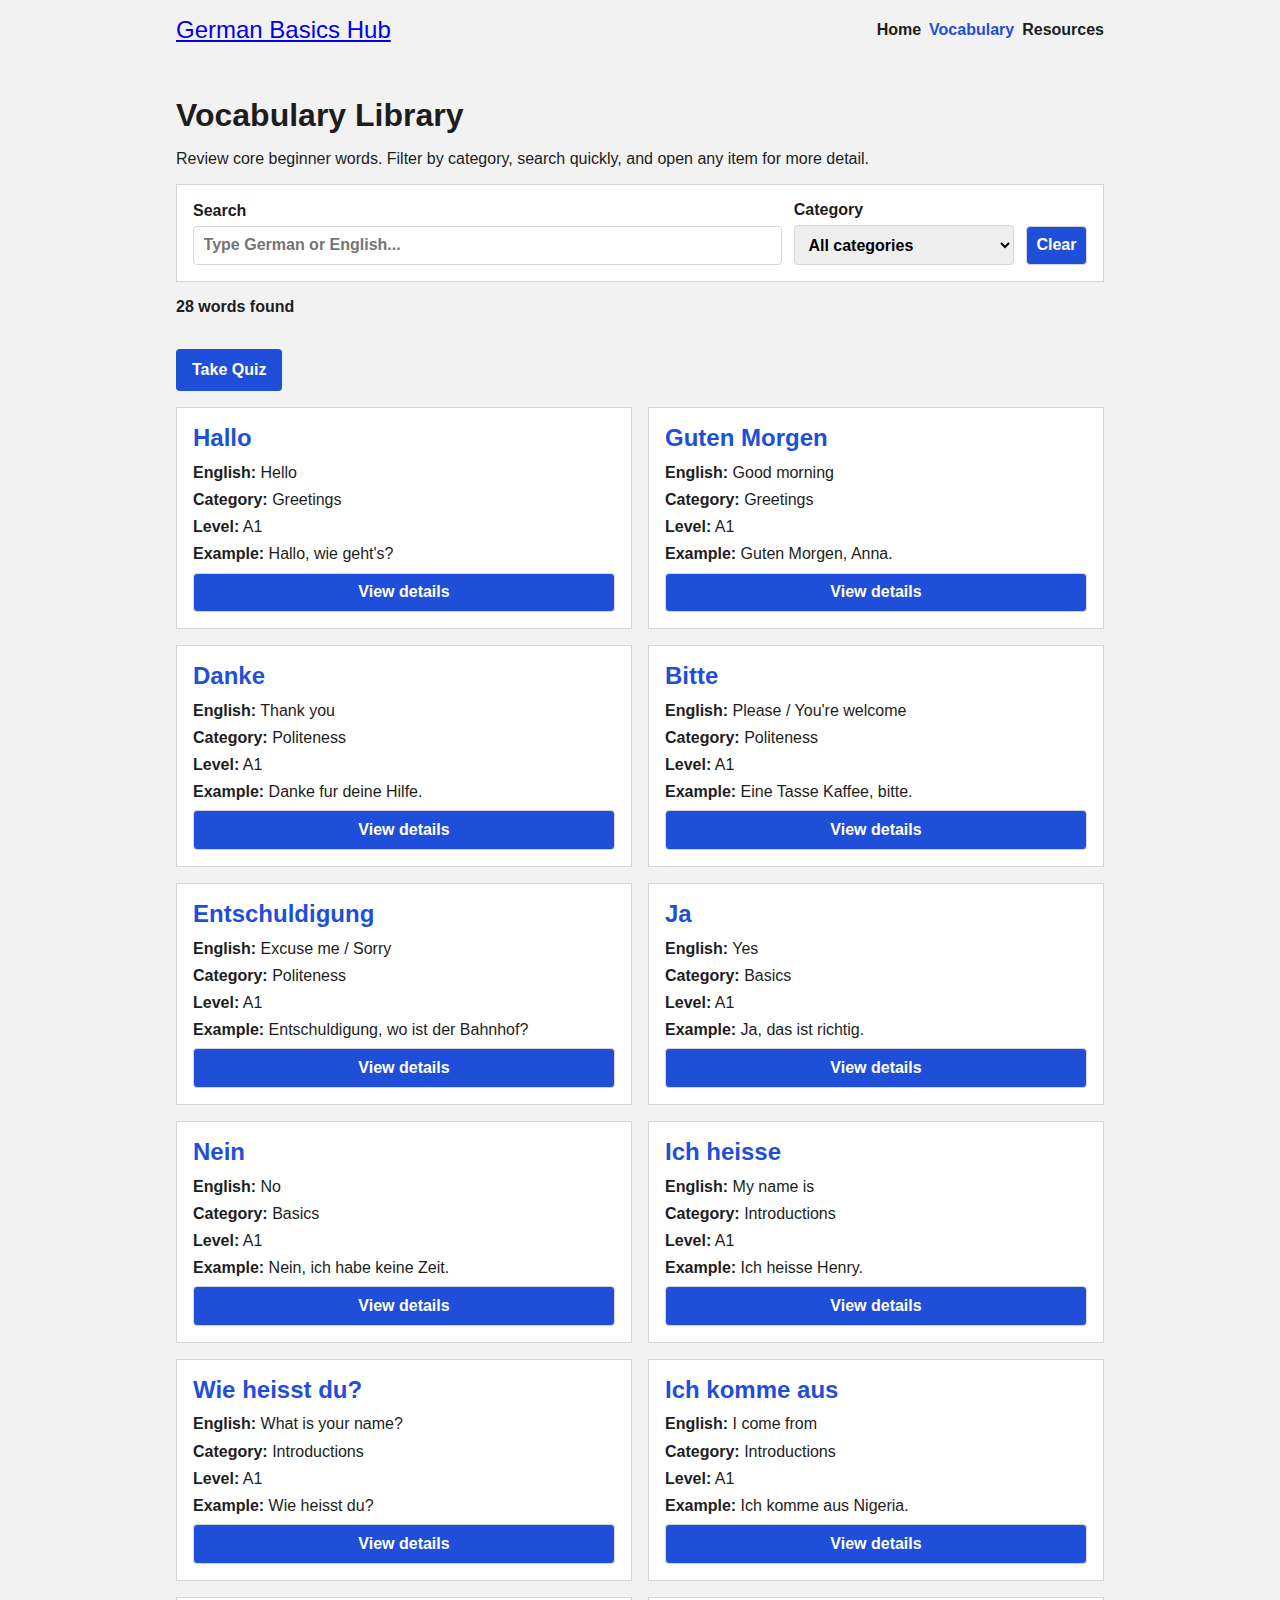
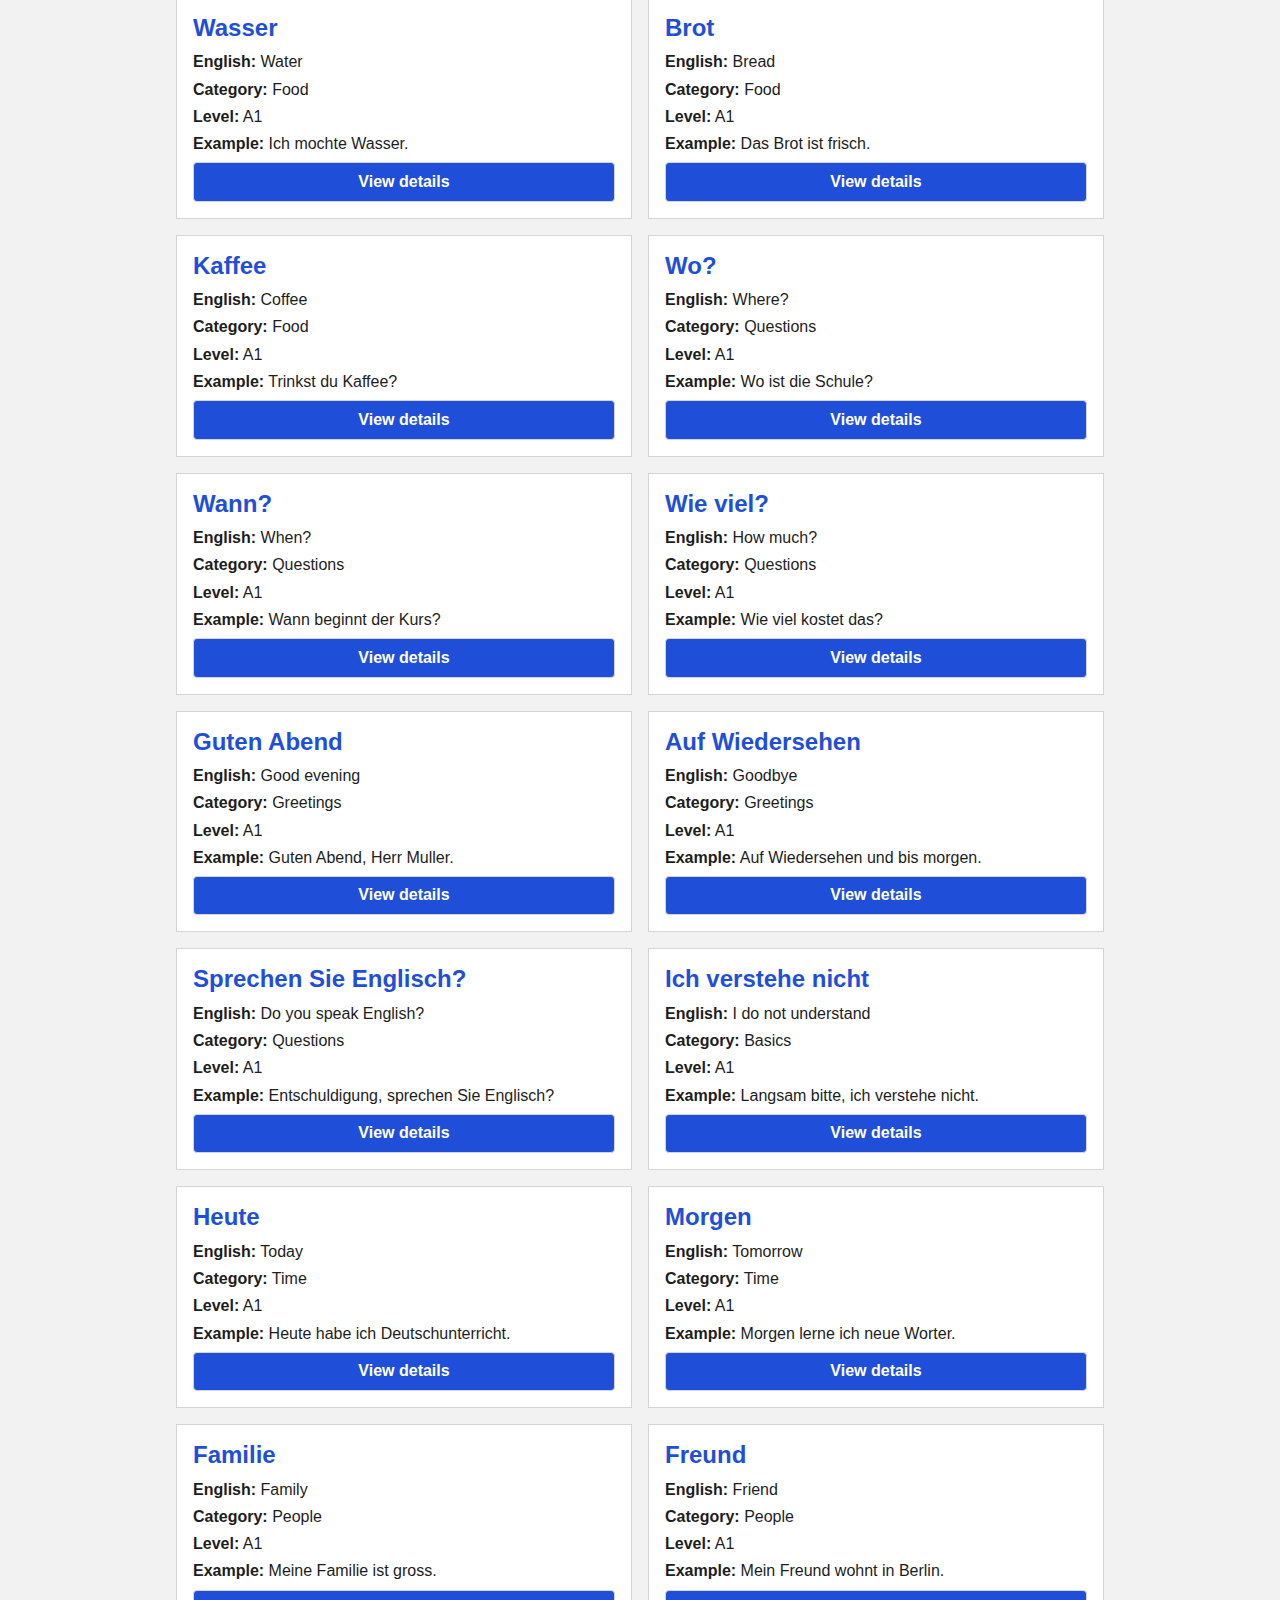
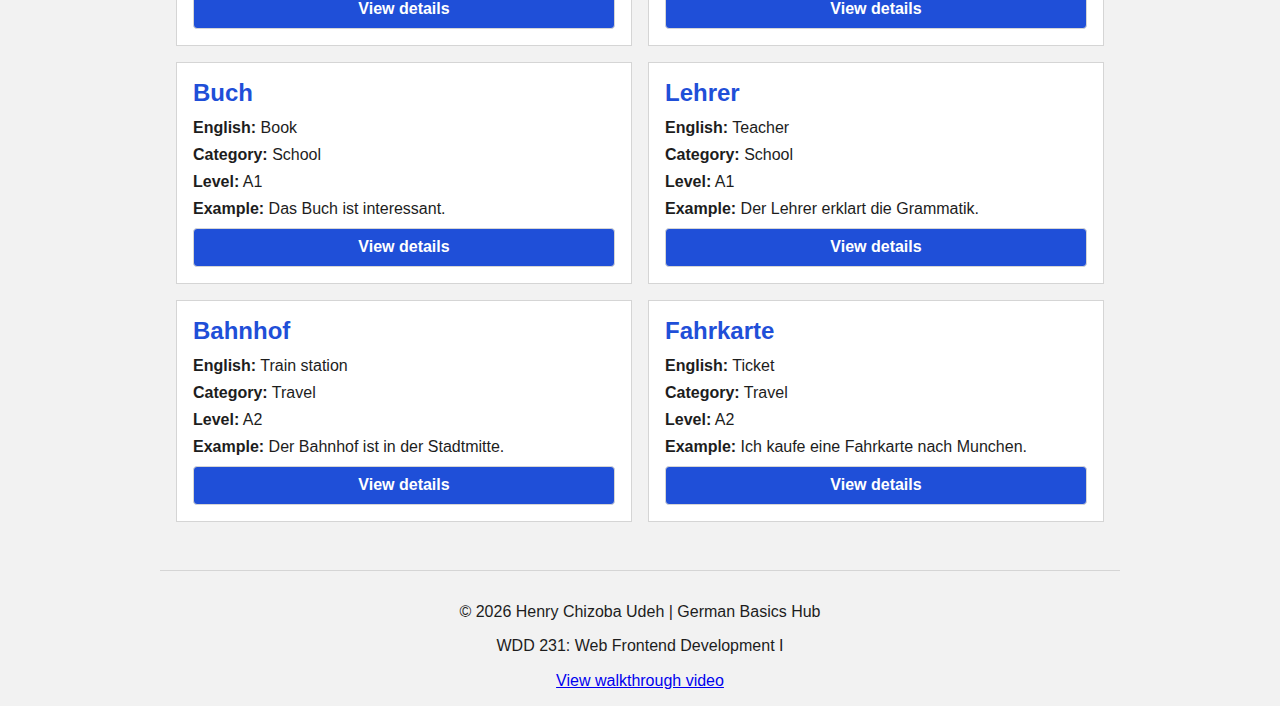
<file: final-project/vocabulary.html>
<!DOCTYPE html>
<html lang="en">
  <head>
    <meta charset="UTF-8" />
    <meta name="viewport" content="width=device-width, initial-scale=1.0" />
    <meta name="author" content="Henry Chizoba Udeh" />
    <meta
      name="description"
      content="Browse beginner German vocabulary with filters, search, and practical sentence examples."
    />

    <meta property="og:title" content="German Basics Hub | Vocabulary" />
    <meta
      property="og:description"
      content="Explore beginner German words by category and review practical examples."
    />
    <meta property="og:type" content="website" />
    <meta
      property="og:url"
      content="https://hengage.github.io/wdd231/final-project/vocabulary.html"
    />
    <meta
      property="og:image"
      content="https://hengage.github.io/wdd231/final-project/images/og-image.png"
    />

    <meta name="twitter:card" content="summary_large_image" />
    <meta name="twitter:title" content="German Basics Hub | Vocabulary" />
    <meta
      name="twitter:description"
      content="Explore beginner German words by category and review practical examples."
    />
    <meta
      name="twitter:image"
      content="https://hengage.github.io/wdd231/final-project/images/og-image.png"
    />

    <title>German Basics Hub | Vocabulary</title>
    <link rel="icon" href="images/favicon.ico" />

    <link rel="preconnect" href="https://fonts.googleapis.com" />
    <link rel="preconnect" href="https://fonts.gstatic.com" crossorigin />
    <link
      href="https://fonts.googleapis.com/css2?family=Poppins:wght@500;700&family=Roboto:wght@400;500&display=swap"
      rel="stylesheet"
    />

    <link rel="stylesheet" href="styles/normalize.css" />
    <link rel="stylesheet" href="styles/base.css" />
    <link rel="stylesheet" href="styles/large.css" />
    <script src="scripts/navigation.mjs" type="module"></script>
    <script src="scripts/vocabulary.mjs" type="module"></script>
  </head>
  <body>
    <header>
      <a class="site-title" href="index.html">German Basics Hub</a>
      <button
        id="menu-button"
        class="menu-button"
        type="button"
        aria-expanded="false"
        aria-controls="primary-nav"
        aria-label="Toggle navigation"
      >
        <span class="menu-icon" aria-hidden="true">&#9776;</span>
        <span class="menu-close" aria-hidden="true">&times;</span>
        <span class="menu-label">Toggle navigation</span>
      </button>
      <nav id="primary-nav" class="primary-nav" aria-label="Primary">
        <ul>
          <li><a href="index.html" data-page="home">Home</a></li>
          <li><a href="vocabulary.html" data-page="vocabulary">Vocabulary</a></li>
          <li><a href="resources.html" data-page="resources">Resources</a></li>
        </ul>
      </nav>
    </header>

    <main>
      <section class="page-intro">
        <h1>Vocabulary Library</h1>
        <p>
          Review core beginner words. Filter by category, search quickly, and
          open any item for more detail.
        </p>
      </section>

      <section class="vocab-controls" aria-label="Vocabulary filters">
        <label for="search-word">
          Search
          <input
            id="search-word"
            name="search-word"
            type="search"
            placeholder="Type German or English..."
          />
        </label>

        <label for="category-filter">
          Category
          <select id="category-filter" name="category-filter">
            <option value="all">All categories</option>
          </select>
        </label>

        <button id="clear-filters" type="button">Clear</button>
      </section>

      <p id="result-count" class="result-count" aria-live="polite"></p>

      <p>
        <a class="cta" href="quiz.html">Take Quiz</a>
      </p>

      <section id="vocabulary-list" class="vocabulary-list" aria-label="Words list">
        <p>Loading vocabulary...</p>
      </section>
    </main>

    <dialog id="word-modal" class="word-modal">
      <article>
        <h2 id="modal-word">Word</h2>
        <p><strong>Meaning:</strong> <span id="modal-meaning"></span></p>
        <p><strong>Category:</strong> <span id="modal-category"></span></p>
        <p><strong>Level:</strong> <span id="modal-level"></span></p>
        <p><strong>Example:</strong> <span id="modal-example"></span></p>
        <button id="close-modal" type="button">Close</button>
      </article>
    </dialog>

    <footer>
      <div class="footer-info">
        <p>&copy; 2026 Henry Chizoba Udeh | German Basics Hub</p>
        <p>WDD 231: Web Frontend Development I</p>
      </div>
      <a
        class="video-link"
        href="https://drive.google.com/file/d/1_IMyU0jUneCAzVO_pp8OnDFhsDU4-0EF/view?usp=sharing"
        target="_blank"
        rel="noopener noreferrer"
        >View walkthrough video</a
      >
    </footer>
  </body>
</html>
</file>
<file: styles/small.css>
#courses {
  margin: 2rem 0;
}

#filters {
  margin-bottom: 1rem;
}

button {
  margin-right: 0.5rem;
  padding: 0.5rem 1rem;
}

.course {
  border: 1px solid #ccc;
  padding: 1rem;
  margin-bottom: 1rem;
}

.course.completed {
  background-color: #e0ffe0;
  border-color: #4caf50;
}
</file>
<file: styles/larger.css>
/* Large screen layout */
@media (min-width: 768px) {
  header {
    padding: 1rem;
  }

  .logo {
    height: 100px;
    margin-right: 0.5rem;
  }

  #menu-button {
    display: none;
  }

  nav {
    position: static;
    display: flex;
    flex-direction: row;
    background: none;
    width: auto;
    padding: 0;
  }

  nav ul {
    display: flex;
    flex-direction: row;
    background: none;
  }

  nav li {
    margin: 0 1rem;
  }

  nav a {
    font-size: 1.3rem;
    color: var(--color-text-inverse);
  }
}
</file>
<file: final-project/styles/base.css>
/* ===== Global Styles Start ===== */
:root {
  --primary: #1f4fd8;
  --secondary: #f2f2f2;
  --accent: #f4b400;
  --text: #1d1d1d;
  --border: #d5d5d5;
}

* {
  box-sizing: border-box;
}

body {
  margin: 0;
  font-family: Arial, sans-serif;
  color: var(--text);
  background: var(--secondary);
}

header,
main,
footer {
  width: min(100%, 960px);
  margin: 0 auto;
}

header {
  display: flex;
  align-items: flex-start;
  flex-direction: column;
  gap: 0.75rem;
  padding: 1rem;
}

.site-title {
  margin: 0;
  font-size: 1.5rem;
}

.menu-button {
  padding: 0.5rem 0.75rem;
  border: 1px solid var(--border);
  background: #fff;
  font-weight: 700;
  border-radius: 0.25rem;
}

.primary-nav {
  width: 100%;
}

.primary-nav ul {
  margin: 0;
  padding: 0;
  list-style: none;
  display: flex;
  flex-direction: column;
  gap: 0.75rem;
}

.primary-nav a {
  color: inherit;
  text-decoration: none;
  font-weight: 700;
}

.primary-nav a[aria-current="page"] {
  color: var(--primary);
}

.primary-nav a:focus-visible,
.cta:focus-visible,
.view-all:focus-visible,
.menu-button:focus-visible {
  outline: 3px solid var(--accent);
  outline-offset: 2px;
}

.primary-nav[data-open="false"] {
  display: none;
}

.primary-nav[data-open="true"] {
  display: block;
}
/* ===== Global Styles End ===== */

/* ===== Shared Footer Styles Start ===== */
footer {
  margin-top: 2rem;
  padding: 1rem;
  text-align: center;
  border-top: 1px solid var(--border);
}
/* ===== Shared Footer Styles End ===== */

/* ===== Home Page Styles Start (index.html) ===== */
main {
  padding: 1rem;
}

.hero {
  background: #dedede;
  min-height: 240px;
  padding: 2rem 1rem;
  display: grid;
  place-items: center;
  text-align: center;
}

.hero h1 {
  margin: 0 0 0.5rem;
}

.hero p {
  margin: 0;
}

.cta {
  margin-top: 1rem;
  display: inline-block;
  background: var(--primary);
  color: #fff;
  text-decoration: none;
  font-weight: 700;
  padding: 0.75rem 1rem;
  border-radius: 0.25rem;
}

.words {
  margin-top: 2rem;
  border: 1px solid var(--border);
  background: #fff;
  padding: 1rem;
}

.words h2 {
  margin-top: 0;
}

.word-row {
  border: 1px solid var(--border);
  padding: 0.75rem;
  margin-bottom: 0.75rem;
  display: flex;
  justify-content: space-between;
  gap: 1rem;
}

.view-all {
  display: inline-block;
  text-align: center;
  margin-top: 0.5rem;
  width: 100%;
  padding: 0.75rem;
  border: 1px solid var(--border);
  background: #efefef;
  font-weight: 700;
  color: inherit;
  text-decoration: none;
}
/* ===== Home Page Styles End (index.html) ===== */

/* ===== Vocabulary Page Styles Start (vocabulary.html) ===== */
.page-intro {
  margin-bottom: 1rem;
}

.page-intro h1 {
  margin-bottom: 0.5rem;
}

.vocab-controls {
  display: grid;
  gap: 0.75rem;
  background: #fff;
  border: 1px solid var(--border);
  padding: 1rem;
}

.vocab-controls label {
  display: grid;
  gap: 0.35rem;
  font-weight: 700;
}

.vocab-controls input,
.vocab-controls select,
.vocab-controls button,
.word-card button,
.word-modal button {
  font: inherit;
  padding: 0.6rem;
  border: 1px solid var(--border);
  border-radius: 0.25rem;
}

.vocab-controls button,
.word-card button,
.word-modal button {
  background: var(--primary);
  color: #fff;
  font-weight: 700;
}

.result-count {
  margin: 1rem 0;
  font-weight: 700;
}

.vocabulary-list {
  display: grid;
  gap: 1rem;
}

.word-card {
  background: #fff;
  border: 1px solid var(--border);
  padding: 1rem;
}

.word-card h2 {
  margin-top: 0;
  margin-bottom: 0.75rem;
  color: var(--primary);
}

.word-card p {
  margin: 0 0 0.55rem;
}

.word-card button {
  width: 100%;
}

.word-modal {
  width: min(95vw, 480px);
  border: 1px solid var(--border);
  border-radius: 0.5rem;
}

.word-modal::backdrop {
  background: rgba(0, 0, 0, 0.5);
}

.word-modal article {
  padding: 1rem;
}
/* ===== Vocabulary Page Styles End (vocabulary.html) ===== */

/* ===== Quiz + Result Page Styles Start (quiz.html, result.html) ===== */
.quiz-card,
.result-card {
  background: #fff;
  border: 1px solid var(--border);
  padding: 1rem;
}

.quiz-form {
  display: grid;
  gap: 0.85rem;
}

.quiz-form label {
  display: grid;
  gap: 0.35rem;
  font-weight: 700;
}

.quiz-form input,
.quiz-form select,
.quiz-form button {
  font: inherit;
  padding: 0.65rem;
  border: 1px solid var(--border);
  border-radius: 0.25rem;
}

.quiz-form button {
  background: var(--primary);
  color: #fff;
  font-weight: 700;
}

.result-card p {
  margin: 0 0 0.7rem;
}

.result-banner {
  margin: 0 0 1rem;
  padding: 0.9rem;
  border-radius: 0.35rem;
  border: 2px solid transparent;
  font-size: 1.05rem;
  font-weight: 800;
  text-transform: uppercase;
  letter-spacing: 0.02em;
}

.status-correct {
  color: #1b5e20;
  font-weight: 700;
}

.status-wrong {
  color: #b71c1c;
  font-weight: 700;
}

.status-neutral {
  color: #374151;
  font-weight: 700;
}

.result-banner.status-correct {
  background: #e8f5e9;
  border-color: #1b5e20;
}

.result-banner.status-wrong {
  background: #ffebee;
  border-color: #b71c1c;
}

.result-banner.status-neutral {
  background: #f3f4f6;
  border-color: #374151;
}
/* ===== Quiz + Result Page Styles End (quiz.html, result.html) ===== */

/* ===== Resources Page Styles Start (resources.html) ===== */
.resource-grid {
  display: grid;
  gap: 1rem;
}

.resource-card {
  background: #fff;
  border: 1px solid var(--border);
  padding: 1rem;
}

.resource-card h2 {
  margin-top: 0;
  margin-bottom: 0.65rem;
  color: var(--primary);
}

.resource-card p {
  margin: 0 0 0.75rem;
}

.resource-card a {
  color: var(--primary);
  font-weight: 700;
}

.yt-channels {
  margin-top: 1rem;
  background: #fff;
  border: 1px solid var(--border);
  padding: 1rem;
}

.yt-channels h2 {
  margin-top: 0;
  margin-bottom: 0.65rem;
}

.yt-channels ul {
  margin: 0;
  padding-left: 1.2rem;
}

.yt-channels li {
  margin-bottom: 0.45rem;
}

.yt-channels a {
  color: var(--primary);
  font-weight: 700;
}

.study-plan {
  margin-top: 1rem;
  background: #fff;
  border: 1px solid var(--border);
  padding: 1rem;
}

.study-plan h2 {
  margin-top: 0;
  margin-bottom: 0.65rem;
}

.study-plan ul {
  margin: 0;
  padding-left: 1.2rem;
}

.study-plan li {
  margin-bottom: 0.5rem;
}

.next-step {
  margin-top: 1rem;
  display: grid;
  gap: 0.75rem;
}
/* ===== Resources Page Styles End (resources.html) ===== */
</file>
<file: final-project/styles/large.css>
@media (min-width: 681px) {
  /* ===== Global Desktop Styles Start ===== */
  header {
    display: flex;
    align-items: center;
    flex-direction: row;
    justify-content: space-between;
  }

  .menu-button {
    display: none;
  }

  .primary-nav {
    grid-column: auto;
    width: auto;
    display: block;
  }

  .primary-nav ul {
    flex-direction: row;
    gap: 0.5rem;
    padding: 0;
    background: transparent;
    border: 0;
  }
  /* ===== Global Desktop Styles End ===== */

  /* ===== Vocabulary Desktop Styles Start (vocabulary.html) ===== */
  .vocab-controls {
    grid-template-columns: 1fr 220px auto;
    align-items: end;
  }

  .vocabulary-list {
    grid-template-columns: repeat(2, minmax(0, 1fr));
  }
  /* ===== Vocabulary Desktop Styles End (vocabulary.html) ===== */

  /* ===== Resources Desktop Styles Start (resources.html) ===== */
  .resource-grid {
    grid-template-columns: repeat(3, minmax(0, 1fr));
  }

  .next-step {
    grid-template-columns: repeat(2, minmax(0, 1fr));
  }
  /* ===== Resources Desktop Styles End (resources.html) ===== */
}
</file>
<file: site-plan/styles/styles.css>
/* ========================================
   GERMAN BASICS HUB - SITE PLAN STYLES
   ======================================== */

/* CSS Variables */
:root {
  --primary-color: #1f4fd8;
  --secondary-color: #f2f2f2;
  --accent-color: #f4b400;
  --text-color: #333;
  --border-color: #ddd;
  --light-bg: #f9f9f9;
  --white-color: #ffffff;
  --wireframe-bg: #e9ecef;
}

/* Base Styles */
body {
  font-family: Arial, sans-serif;
  line-height: 1.6;
  color: var(--text-color);
  background-color: var(--secondary-color);
  margin: 0;
  padding: 0;
}

/* Header */
header {
  background-color: var(--primary-color);
  color: var(--white-color);
  padding: 2rem 0;
  text-align: center;
}

header h1 {
  margin: 0;
  font-size: 2.5rem;
  font-weight: bold;
}

header p {
  margin: 0.5rem 0 0 0;
  opacity: 0.9;
  font-size: 1.1rem;
}

/* Main Content */
main {
  max-width: 1200px;
  margin: 0 auto;
  padding: 2rem;
}

/* Sections */
section {
  background-color: var(--white-color);
  border-radius: 8px;
  padding: 2rem;
  margin-bottom: 2rem;
  box-shadow: 0 2px 10px rgba(0, 0, 0, 0.1);
  border-left: 4px solid var(--primary-color);
}

section h2 {
  color: var(--primary-color);
  font-size: 1.8rem;
  margin-top: 0;
  margin-bottom: 1rem;
  border-bottom: 2px solid var(--primary-color);
  padding-bottom: 0.5rem;
  font-weight: bold;
}

section h3 {
  color: var(--primary-color);
  font-size: 1.3rem;
  margin-top: 1.5rem;
  margin-bottom: 0.8rem;
  font-weight: bold;
}

section h4 {
  margin-top: 0;
  font-weight: bold;
}

/* Lists */
ul,
ol {
  padding-left: 1.5rem;
}

li {
  margin-bottom: 0.5rem;
}

/* Color Scheme Display */
.color-samples {
  display: flex;
  gap: 1rem;
  margin: 1rem 0;
  flex-wrap: wrap;
}

.color-sample {
  padding: 1rem;
  border-radius: 4px;
  min-width: 150px;
  text-align: center;
  font-weight: bold;
  box-shadow: 0 2px 5px rgba(0, 0, 0, 0.2);
}

.primary-sample {
  background-color: var(--primary-color);
  color: var(--white-color);
}

.secondary-sample {
  background-color: var(--secondary-color);
  color: var(--text-color);
  border: 1px solid var(--border-color);
}

.accent-sample {
  background-color: var(--accent-color);
  color: var(--text-color);
}

/* Typography Display */
.font-samples {
  display: grid;
  grid-template-columns: repeat(auto-fit, minmax(300px, 1fr));
  gap: 1rem;
  margin: 1rem 0;
}

.font-sample {
  border: 1px solid var(--border-color);
  padding: 1rem;
  border-radius: 4px;
}

/* Wireframes */
.wireframe-container {
  display: grid;
  grid-template-columns: repeat(auto-fit, minmax(300px, 1fr));
  gap: 2rem;
  margin: 2rem 0;
}

.wireframe {
  border: 2px solid var(--border-color);
  border-radius: 8px;
  padding: 1rem;
  background-color: var(--light-bg);
}

.wireframe h4 {
  text-align: center;
  color: var(--primary-color);
  margin-bottom: 1rem;
}

.wireframe-placeholder {
  position: relative;
  width: 100%;
  min-height: 300px;
  border: 1px dashed var(--border-color);
  background-color: var(--white-color);
  border-radius: 4px;
  overflow: hidden;
}

.wireframe-image {
  width: 100%;
  height: auto;
  display: block;
  border-radius: 4px;
}

.wireframe-fallback {
  display: none;
  flex-direction: column;
  align-items: center;
  justify-content: center;
  height: 300px;
  text-align: center;
  padding: 2rem;
  color: var(--text-color);
}

.placeholder-icon {
  font-size: 3rem;
  margin-bottom: 1rem;
  opacity: 0.7;
}

.wireframe-fallback p {
  margin: 0.5rem 0;
  font-weight: bold;
  color: var(--primary-color);
}

.wireframe-fallback small {
  color: var(--text-color);
  opacity: 0.7;
  font-size: 0.9rem;
}

/* Footer */
footer {
  background-color: var(--primary-color);
  color: var(--white-color);
  text-align: center;
  padding: 1rem 0;
  margin-top: 2rem;
}

/* Responsive Design */
@media (max-width: 768px) {
  main {
    padding: 1rem;
  }

  section {
    padding: 1.5rem;
  }

  header h1 {
    font-size: 2rem;
  }

  header p {
    padding: 0 1rem;
  }

  .color-samples {
    flex-direction: column;
  }

  .wireframe-container {
    grid-template-columns: 1fr;
  }
}
</file>
<file: chamber/styles/small.css>
:root {
  /* Primary brand colors */
  --color-primary: #4caf50; /* green - use for borders/accents only */
  --color-primary-dark: #1b5e20; /* darkest green - WCAG AAA compliant for text */
  --color-primary-light: #c8e6c9;

  /* Neutral palette */
  --color-bg: #f9f9f9;
  --color-bg-white: #ffffff;
  --color-text: #333333;
  --color-text-light: #666666; /* for secondary text */

  /* Essential neutral */
  --darkslategray: #4b5563;
  --color-badge-text: #0d3d0f; /* Extra dark green for badges on light backgrounds */

  --font-heading: "Poppins", sans-serif;
  --font-body: "Roboto", sans-serif;
}

* {
  margin: 0;
  padding: 0;
  box-sizing: border-box;
}

body {
  background-color: var(--color-bg);
  font-family: var(--font-body);
  line-height: 1.6;
  color: var(--color-text);
}

h1,
h2,
h3,
h4,
h5 {
  font-family: var(--font-heading);
}

/* Header layout */
header {
  background-color: var(--color-bg);
  border-bottom: 1px solid var(--color-primary-light);
  position: relative;
}

.header-container {
  display: flex;
  align-items: center;
  justify-content: space-between;
  padding: 0.5rem 1rem;
  max-width: 100%;
}

.logo-section {
  display: flex;
  align-items: center;
  gap: 0.5rem;
}

.logo-section .logo {
  height: 40px;
  width: 40px;
  border-radius: 4px;
}

.logo-section .site-name {
  font-size: 1rem;
  font-weight: 500;
  color: var(--darkslategray);
}

/* Navigation and theme toggle container */
.nav-theme-container {
  display: flex;
  align-items: center;
  gap: 1rem;
}

/* Hamburger menu button */
#menu-button {
  background: none;
  border: none;
  cursor: pointer;
  padding: 0.5rem;
  border-radius: 4px;
  color: var(--darkslategray);
  font-size: 1.2rem;
  transition: background-color 0.3s ease;
}

#menu-button:hover {
  background-color: var(--color-primary-light);
}

/* Navigation - Mobile first: hidden by default */
nav {
  display: none;
  position: absolute;
  top: 100%;
  right: 0;
  width: 100%;
  background-color: var(--color-primary-light);
  border: 1px solid var(--color-primary-light);
  border-radius: 0 0 8px 8px;
  z-index: 1000;
}

nav.open {
  display: block;
}

nav ul {
  list-style: none;
  padding: 1rem;
  margin: 0;
  display: flex;
  flex-direction: column;
  gap: 0.5rem;
}

nav li {
  margin-bottom: 0;
}

nav a {
  color: var(--darkslategray);
  text-decoration: none;
  font-size: 1rem;
  padding: 0.75rem 1rem;
  border-radius: 4px;
  transition: all 0.3s ease;
  display: block;
}

nav a:hover,
nav a.active {
  color: var(--color-primary-dark);
  background-color: var(--color-bg);
  text-decoration: none;
  border-left: 4px solid var(--color-primary-dark);
  font-weight: 500;
}

/* Theme toggle button */
.theme-toggle {
  background: none;
  border: none;
  cursor: pointer;
  padding: 0.5rem;
  border-radius: 4px;
  color: var(--darkslategray);
  font-size: 1.2rem;
  transition: background-color 0.3s ease;
}

.theme-toggle:hover {
  background-color: var(--color-primary-light);
}

/* Main content */
main {
  padding: 2rem 1rem;
  max-width: 1200px;
  margin: 0 auto;
}

main h1 {
  text-align: center;
  margin-bottom: 2rem;
  color: var(--darkslategray);
}

/* View toggle buttons */
.view-toggle {
  display: flex;
  justify-content: center;
  gap: 1rem;
  margin-bottom: 2rem;
}

.view-toggle button {
  padding: 0.75rem 1.5rem;
  border: 1px solid var(--color-primary-light);
  background: var(--color-bg);
  cursor: pointer;
  border-radius: 4px;
  font-family: var(--font-body);
  font-size: 0.9rem;
  transition: all 0.3s ease;
}

.view-toggle button.active {
  background: var(--color-primary-dark);
  color: var(--color-bg-white);
  border-color: var(--color-primary-dark);
}

.view-toggle button:hover:not(.active) {
  background: var(--color-primary-light);
  border-color: var(--color-primary);
}

/* Members container */
.members-container {
  display: flex;
  flex-direction: column;
  gap: 1rem;
}

/* Member cards */
.member-card {
  background: var(--color-bg-white);
  border: 1px solid var(--color-primary-light);
  border-radius: 8px;
  padding: 1rem;
  transition: box-shadow 0.3s ease;
}

.member-card:hover {
  box-shadow: 0 2px 8px rgba(0, 0, 0, 0.1);
}

.member-card h3 {
  color: var(--color-primary-dark);
  margin-bottom: 0.5rem;
  font-size: 1.1rem;
}

.member-card .membership-level {
  display: inline-block;
  padding: 0.25rem 0.5rem;
  border-radius: 4px;
  font-size: 0.8rem;
  font-weight: 500;
  margin-bottom: 0.5rem;
}

.member-card .membership-level.member {
  background: var(--color-primary-light);
  color: var(--color-badge-text);
}

.member-card .membership-level.silver {
  background: var(--darkslategray);
  color: var(--color-bg-white);
}

.member-card .membership-level.gold {
  background: var(--color-primary-dark);
  color: var(--color-bg-white);
}

.member-card img {
  width: 100%;
  height: 200px;
  object-fit: cover;
  border-radius: 4px;
  margin-bottom: 0.5rem;
}

/* List view image behavior */
.members-container.list-view .member-card {
  display: flex;
  flex-direction: column;
}

.members-container.list-view .member-card .member-details {
  width: 100%;
}

@media (min-width: 768px) {
  .members-container.list-view .member-card {
    flex-direction: row-reverse;
    align-items: flex-start;
    gap: 1rem;
  }

  .members-container.list-view .member-card img {
    width: 220px;
    height: 140px;
    margin-bottom: 0;
    flex: 0 0 auto;
  }

  .members-container.list-view .member-card .member-details {
    flex: 1;
    min-width: 0;
  }
}

.member-card p {
  margin: 0.25rem 0;
  font-size: 0.9rem;
  line-height: 1.4;
}

.member-card a {
  color: var(--color-primary-dark);
  text-decoration: none;
}

.member-card a:hover {
  text-decoration: underline;
}

/* Footer layout */
footer {
  background-color: var(--color-primary-light);
  color: var(--color-text);
  padding: 2rem 1rem;
  margin-top: 2rem;
}

footer .footer-container {
  display: flex;
  flex-direction: column;
  gap: 1.5rem;
  align-items: center;
  text-align: center;
  width: 100%;
  max-width: 1200px;
  margin: 0 auto;
  padding: 1rem;
}

footer .contact-info {
  order: 1;
  text-align: center;
  width: 100%;
}

.contact-info h2 {
  margin-bottom: 1rem;
  color: var(--darkslategray);
  font-size: 1.2rem;
}

.contact-info p {
  margin: 0.5rem 0;
  font-size: 0.95rem;
  line-height: 1.5;
}

footer .social-links {
  order: 2;
  display: flex;
  justify-content: center;
  gap: 1.5rem;
  margin: 1.5rem 0;
  width: 100%;
}

.social-links a {
  display: flex;
  align-items: center;
  justify-content: center;
  width: 45px;
  height: 45px;
  background-color: var(--color-bg);
  border-radius: 50%;
  color: var(--darkslategray);
  font-size: 1.3rem;
  text-decoration: none;
  transition: all 0.3s ease;
}

.social-links a:hover {
  background-color: var(--color-primary-dark);
  color: var(--color-bg-white);
}

footer .project-info {
  order: 3;
  text-align: center;
  border-top: 1px solid var(--color-primary);
  padding-top: 1.5rem;
  width: 100%;
}

.project-info p {
  margin: 0.25rem 0;
  font-size: 0.8rem;
}
</file>
<file: chamber/styles/larger.css>
/* Large screen layout */
@media (min-width: 768px) {
  .header-container {
    padding: 1rem 2rem;
  }

  .logo-section .logo {
    height: 50px;
    width: 50px;
  }

  .logo-section .site-name {
    font-size: 1.2rem;
  }

  /* Hide hamburger menu on larger screens */
  #menu-button {
    display: none;
  }

  /* Show navigation on larger screens */
  nav {
    display: flex;
    position: static;
    width: auto;
    background: none;
    border: none;
    border-radius: 0;
  }

  /* Ensure theme toggle remains visible */
  .theme-toggle {
    display: flex;
  }

  nav ul {
    flex-direction: row;
    gap: 2rem;
  }

  nav a {
    font-size: 1.1rem;
    padding: 0;
  }

  main {
    padding: 3rem 2rem;
  }

  main h1 {
    font-size: 2.5rem;
    margin-bottom: 3rem;
  }

  /* Grid view for member cards */
  .members-container.grid-view {
    display: grid;
    grid-template-columns: repeat(auto-fit, minmax(300px, 1fr));
    gap: 1.5rem;
  }

  .member-card img {
    height: 180px;
  }
}

.footer-container {
  flex-direction: row;
  justify-content: space-between;
  align-items: flex-start;
  text-align: left;
}

.contact-info {
  flex: 1;
}

.social-links {
  flex: 1;
  justify-content: center;
  margin: 0;
}

.project-info {
  flex: 1;
  text-align: right;
}

@media (min-width: 1024px) {
  .header-container {
    padding: 1.5rem 3rem;
  }

  .logo-section .logo {
    height: 60px;
    width: 60px;
  }

  .logo-section .site-name {
    font-size: 1.4rem;
  }

  nav a {
    font-size: 1.2rem;
  }

  main h1 {
    font-size: 3rem;
  }

  /* ========================================
     HOME PAGE DESKTOP STYLES
     ======================================== */

  /* Hero Section - Desktop */
  .hero-section {
    min-height: 70vh;
    margin-bottom: 3rem;
  }

  .hero-content h2 {
    font-size: 3.5rem;
  }

  .hero-content p {
    font-size: 1.4rem;
  }

  /* Events Section - Desktop */
  .events-container {
    flex-direction: row;
    justify-content: space-between;
    gap: 2rem;
  }

  .event-card {
    flex: 1;
    max-width: 30%;
  }

  /* Weather Section - Desktop */
  .weather-container {
    max-width: 800px;
    margin: 0 auto;
  }

  .weather-forecast {
    gap: 2rem;
  }

  .forecast-day {
    padding: 1.5rem;
  }

  /* Spotlights Section - Desktop */
  .spotlights-container {
    flex-direction: row;
    gap: 2rem;
  }

  .spotlight-card {
    flex: 1;
    max-width: 30%;
    flex-direction: column;
  }

  .spotlight-card img {
    width: 100%;
    height: 180px;
    order: -1;
  }
}
</file>
